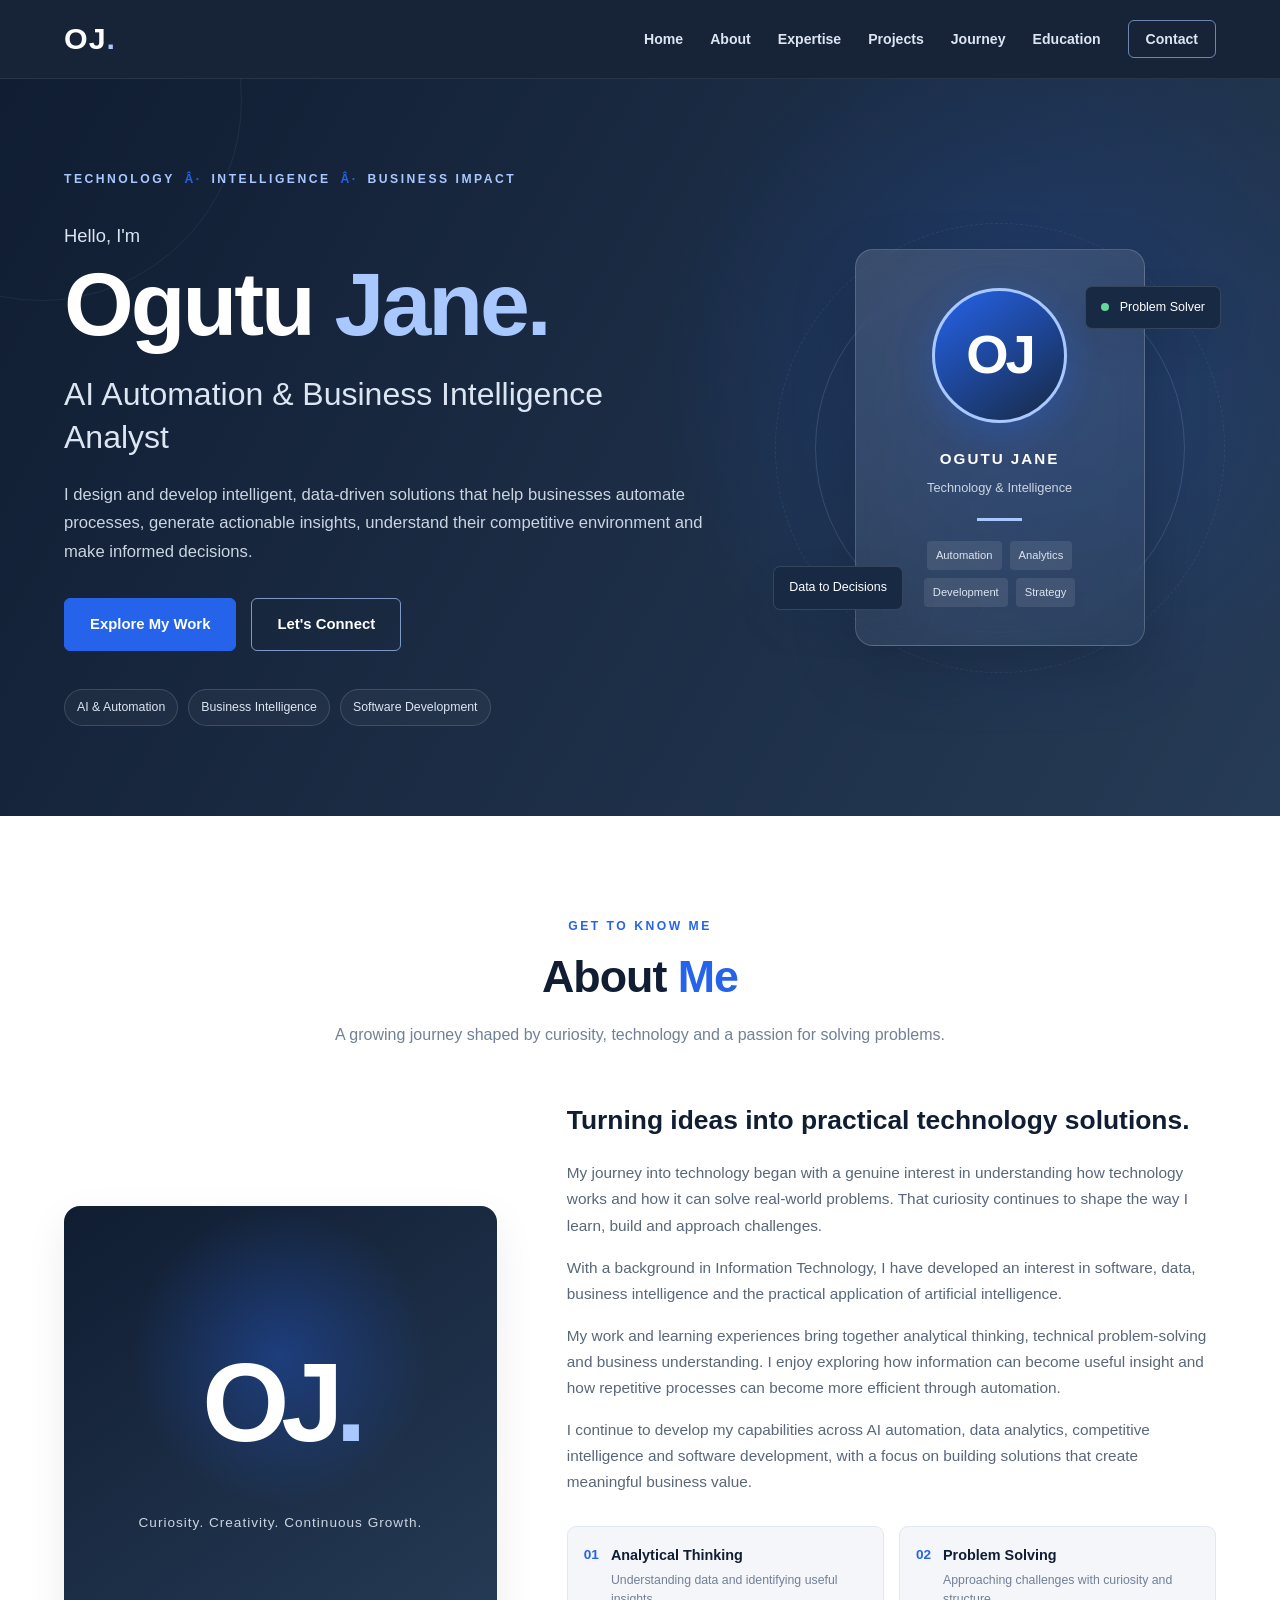
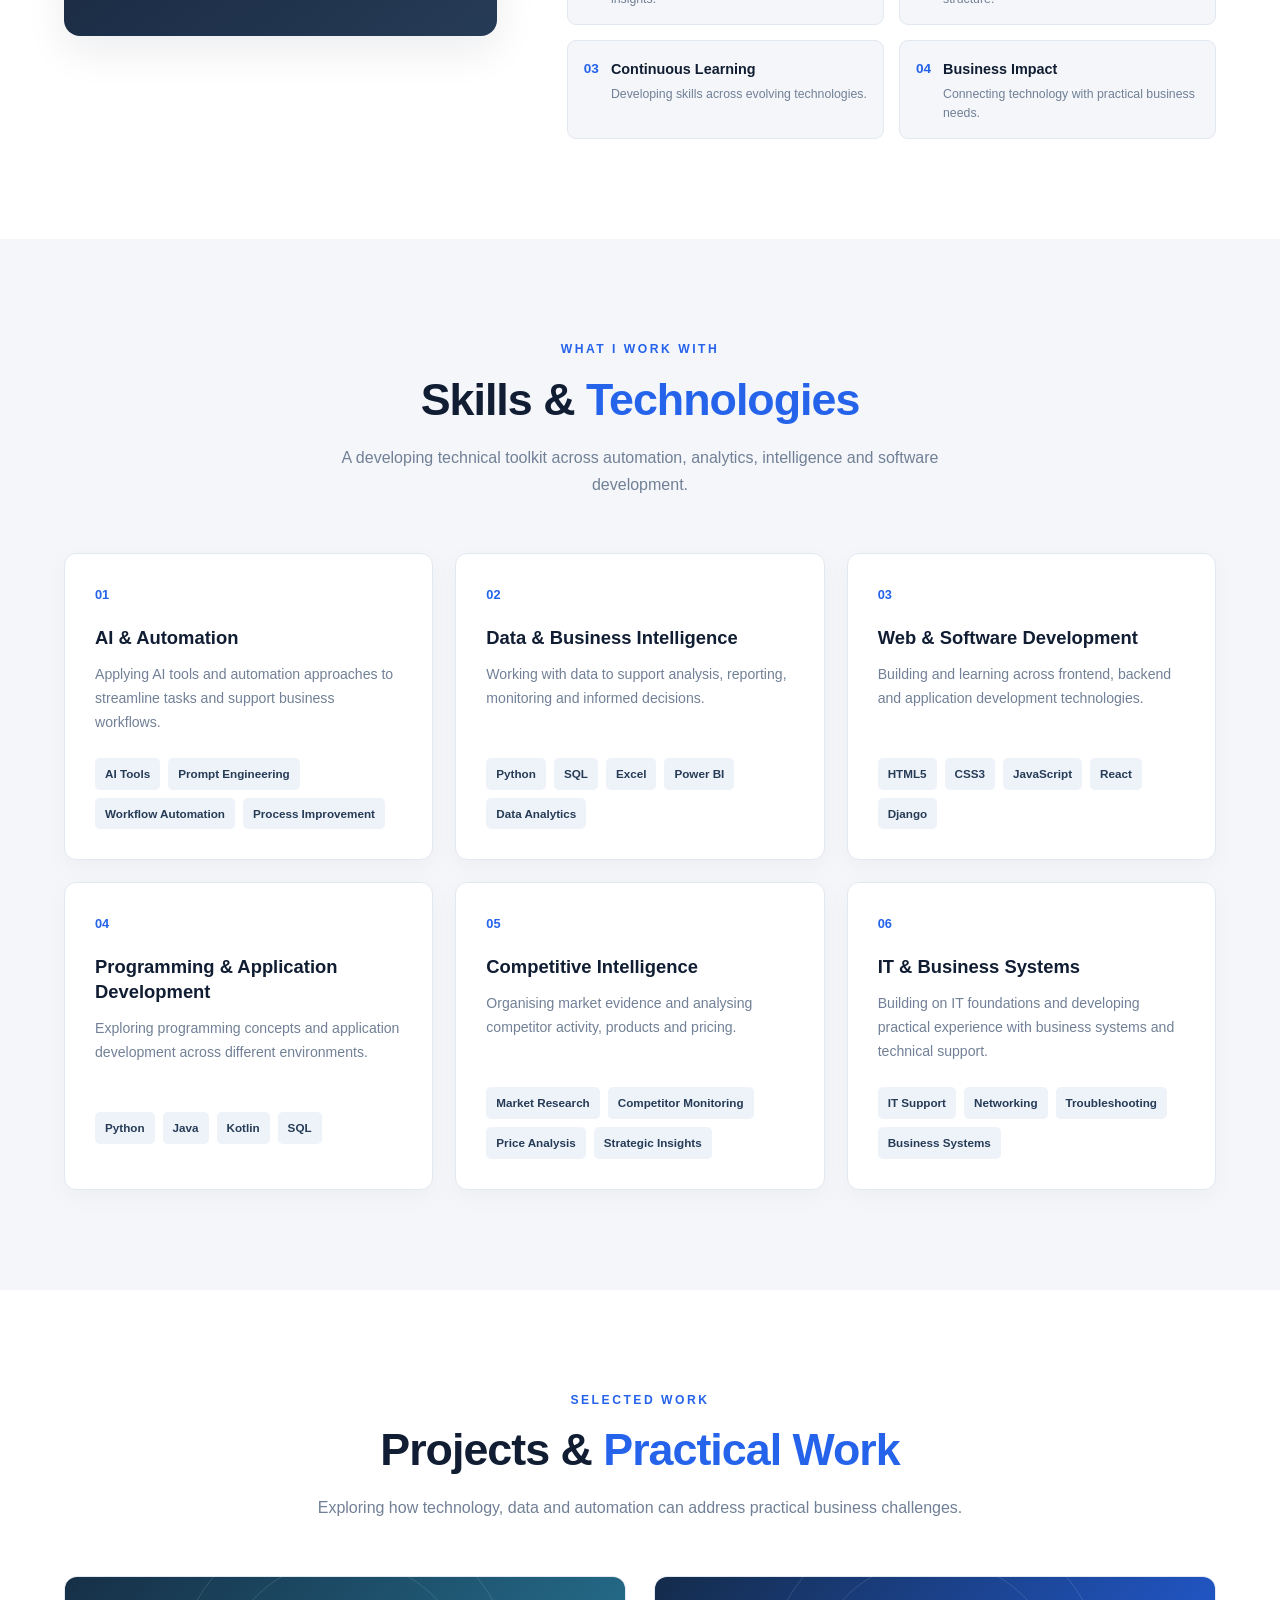
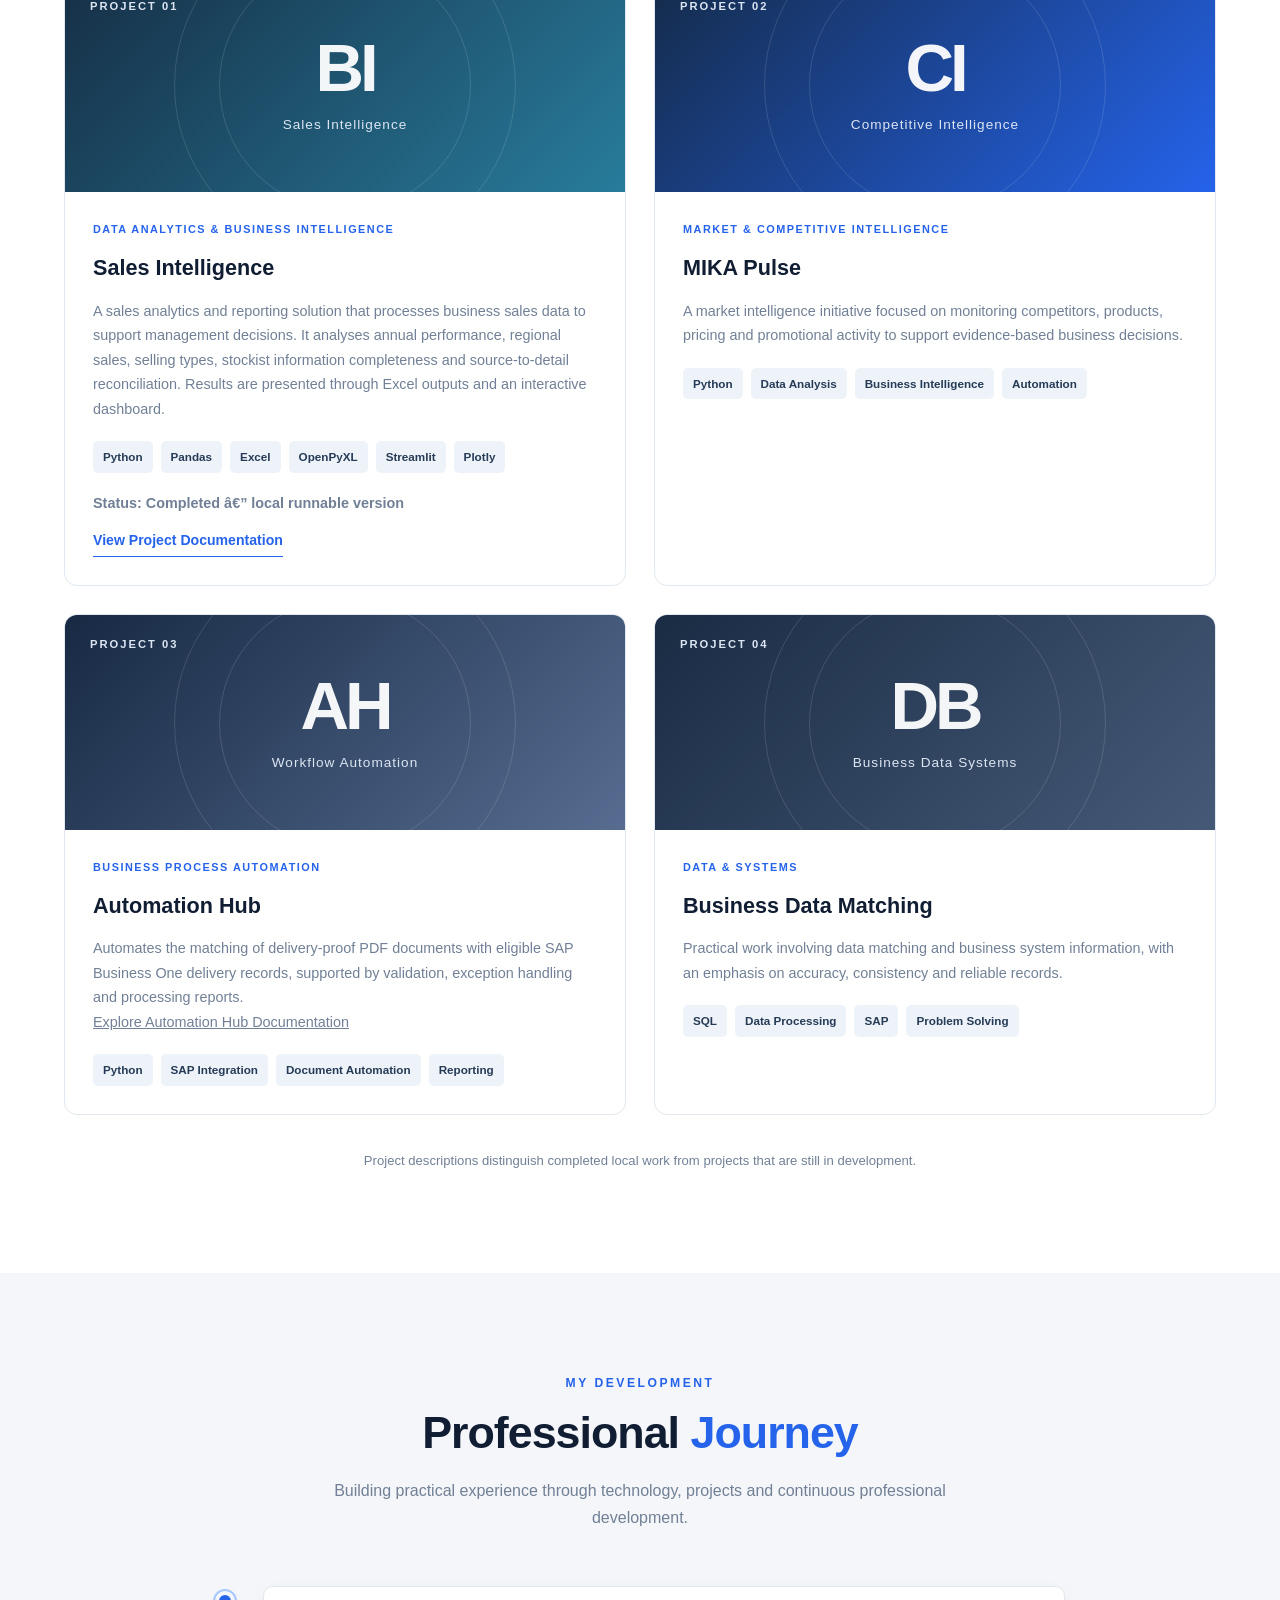
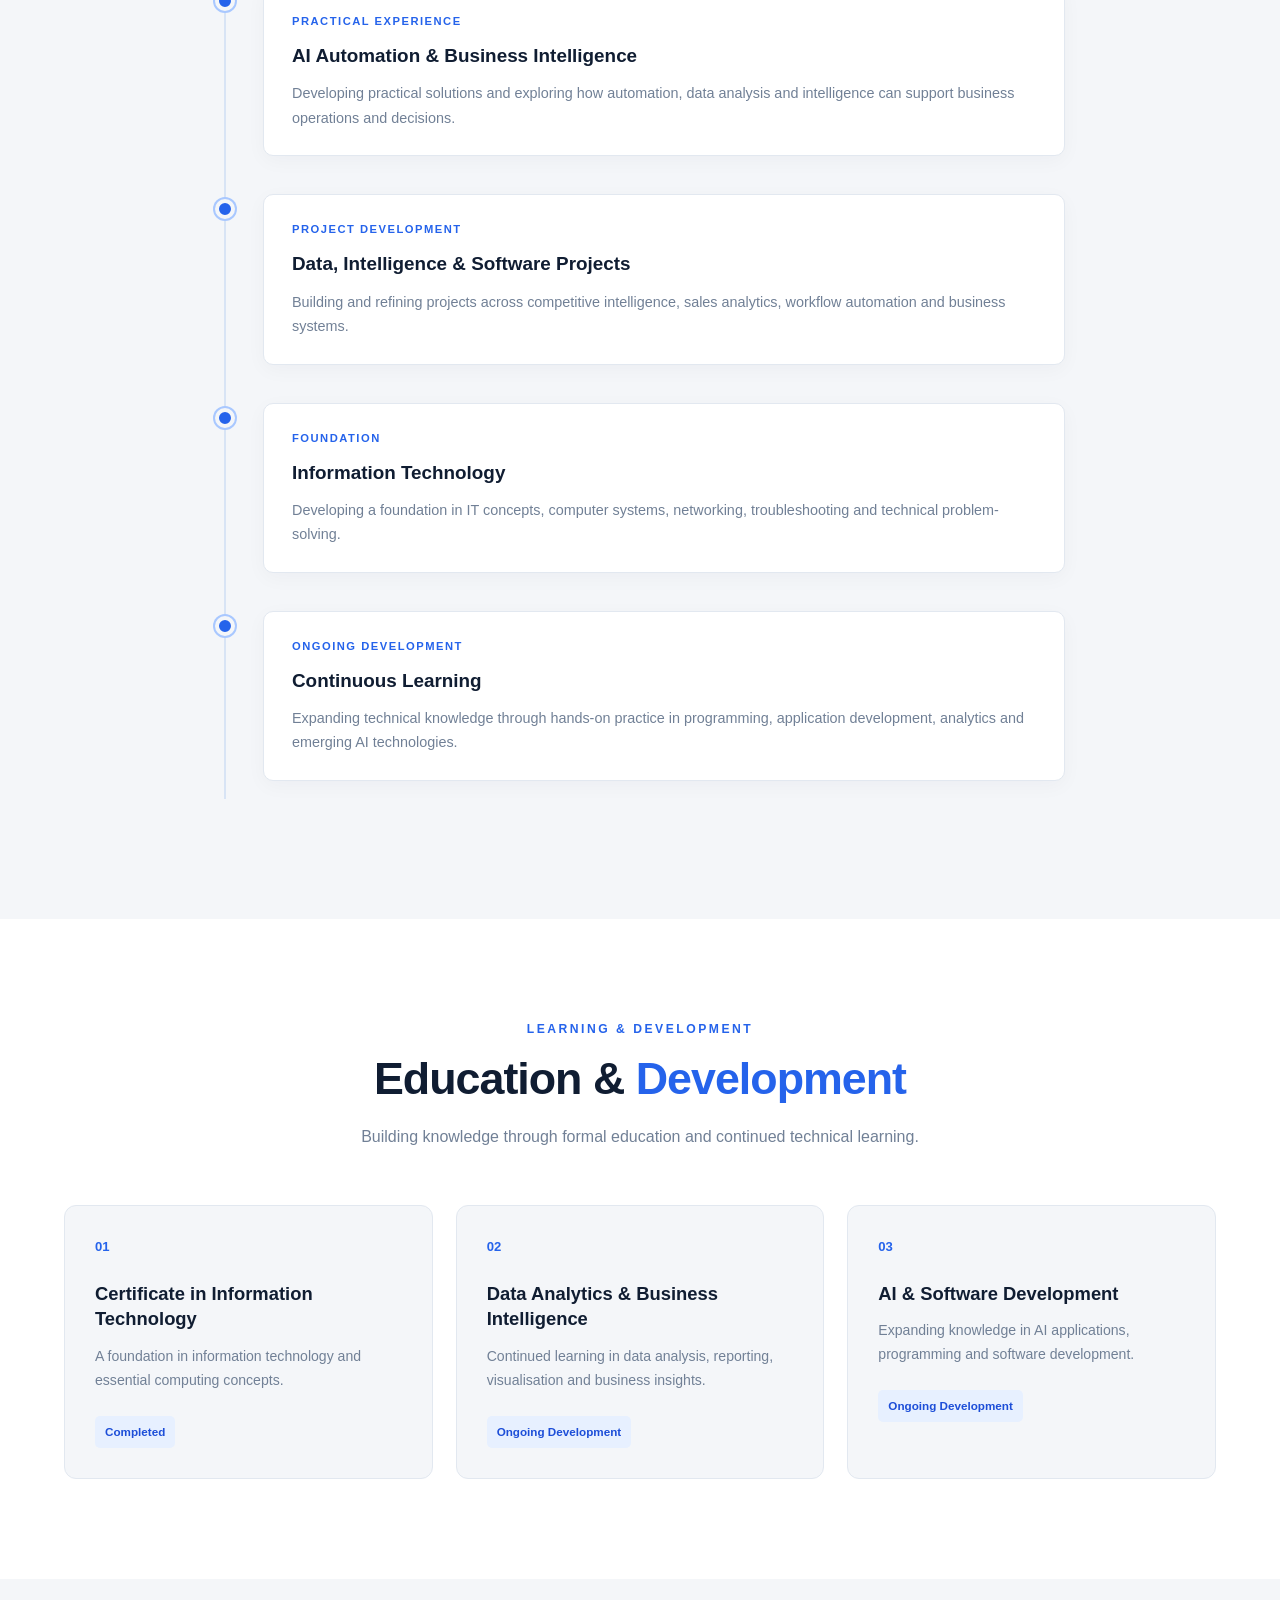
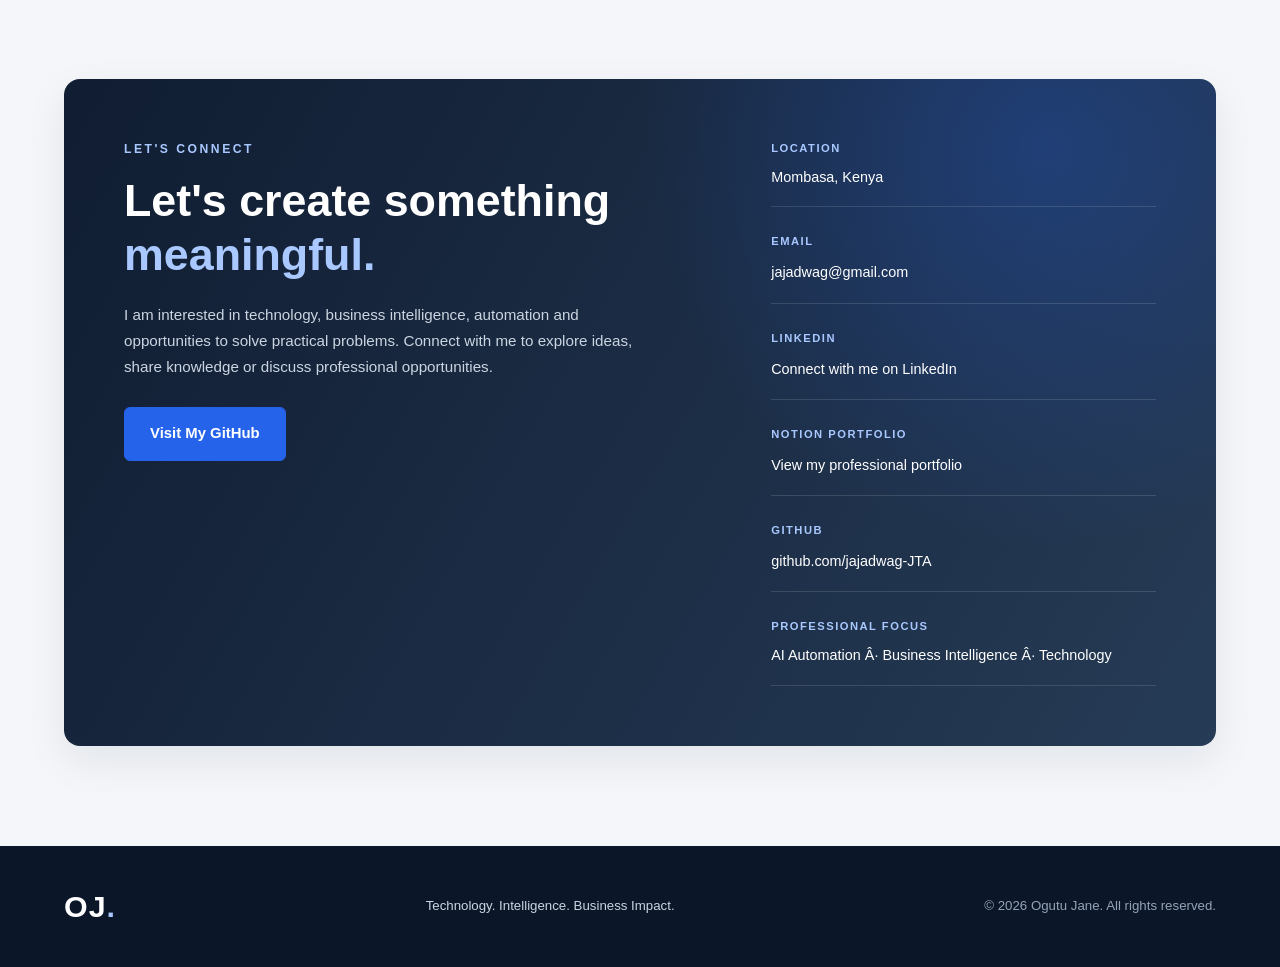
<file: index.html>
<!DOCTYPE html>
<html lang="en">
<head>
    <meta charset="UTF-8">
    <meta name="viewport" content="width=device-width, initial-scale=1.0">

    <meta name="description" content="Ogutu Jane â€” AI Automation, Business Intelligence, Data Analytics and Software Development.">
    <meta name="author" content="Ogutu Jane">
    <meta name="theme-color" content="#101D32">

    <title>Ogutu Jane | AI Automation & Business Intelligence Analyst</title>

    <link rel="stylesheet" href="css/style.css">
</head>

<body>

    <!-- HEADER -->
    <header class="site-header" id="header">
        <nav class="navbar container" aria-label="Main navigation">
            <a href="#home" class="logo" aria-label="Ogutu Jane home">
                OJ<span>.</span>
            </a>

            <button class="menu-toggle" id="menu-toggle"
                    aria-label="Open navigation menu"
                    aria-expanded="false"
                    aria-controls="nav-links">
                <span></span>
                <span></span>
                <span></span>
            </button>

            <ul class="nav-links" id="nav-links">
                <li><a href="#home">Home</a></li>
                <li><a href="#about">About</a></li>
                <li><a href="#skills">Expertise</a></li>
                <li><a href="#projects">Projects</a></li>
                <li><a href="#experience">Journey</a></li>
                <li><a href="#education">Education</a></li>
                <li><a href="#contact" class="nav-contact">Contact</a></li>
            </ul>
        </nav>
    </header>

    <main>

        <!-- HERO -->
        <section class="hero" id="home">
            <div class="container hero-grid">

                <div class="hero-content">
                    <p class="eyebrow">
                        TECHNOLOGY <span>Â·</span> INTELLIGENCE
                        <span>Â·</span> BUSINESS IMPACT
                    </p>

                    <p class="hero-intro">Hello, I'm</p>

                    <h1>Ogutu <span>Jane.</span></h1>

                    <h2>AI Automation &amp; Business Intelligence Analyst</h2>

                    <p class="hero-description">
                        I design and develop intelligent, data-driven solutions
                        that help businesses automate processes, generate
                        actionable insights, understand their competitive
                        environment and make informed decisions.
                    </p>

                    <div class="hero-actions">
                        <a href="#projects" class="btn btn-primary">
                            Explore My Work
                        </a>

                        <a href="#contact" class="btn btn-outline-light">
                            Let's Connect
                        </a>
                    </div>

                    <div class="hero-focus">
                        <span>AI &amp; Automation</span>
                        <span>Business Intelligence</span>
                        <span>Software Development</span>
                    </div>
                </div>

                <div class="hero-visual">
                    <div class="visual-orbit orbit-one"></div>
                    <div class="visual-orbit orbit-two"></div>

                    <div class="profile-card">
                        <div class="profile-monogram">OJ</div>
                        <p class="profile-name">OGUTU JANE</p>
                        <p class="profile-role">Technology &amp; Intelligence</p>

                        <div class="profile-divider"></div>

                        <div class="profile-capabilities">
                            <span>Automation</span>
                            <span>Analytics</span>
                            <span>Development</span>
                            <span>Strategy</span>
                        </div>
                    </div>

                    <div class="floating-label label-top">
                        <span class="status-dot"></span>
                        Problem Solver
                    </div>

                    <div class="floating-label label-bottom">
                        Data to Decisions
                    </div>
                </div>

            </div>
        </section>

        <!-- ABOUT -->
        <section class="section about-section" id="about">
            <div class="container">

                <div class="section-heading">
                    <p class="section-kicker">GET TO KNOW ME</p>
                    <h2>About <span>Me</span></h2>
                    <p>
                        A growing journey shaped by curiosity, technology
                        and a passion for solving problems.
                    </p>
                </div>

                <div class="about-grid">

                    <div class="about-visual">
                        <div class="about-monogram">OJ<span>.</span></div>
                        <p>Curiosity. Creativity. Continuous Growth.</p>
                    </div>

                    <div class="about-content">
                        <h3>Turning ideas into practical technology solutions.</h3>

                        <p>
                            My journey into technology began with a genuine
                            interest in understanding how technology works
                            and how it can solve real-world problems.
                            That curiosity continues to shape the way I learn,
                            build and approach challenges.
                        </p>

                        <p>
                            With a background in Information Technology,
                            I have developed an interest in software,
                            data, business intelligence and the practical
                            application of artificial intelligence.
                        </p>

                        <p>
                            My work and learning experiences bring together
                            analytical thinking, technical problem-solving
                            and business understanding. I enjoy exploring
                            how information can become useful insight and
                            how repetitive processes can become more efficient
                            through automation.
                        </p>

                        <p>
                            I continue to develop my capabilities across
                            AI automation, data analytics, competitive
                            intelligence and software development, with
                            a focus on building solutions that create
                            meaningful business value.
                        </p>

                        <div class="about-highlights">
                            <div class="highlight-item">
                                <span class="highlight-icon">01</span>
                                <div>
                                    <h4>Analytical Thinking</h4>
                                    <p>Understanding data and identifying useful insights.</p>
                                </div>
                            </div>

                            <div class="highlight-item">
                                <span class="highlight-icon">02</span>
                                <div>
                                    <h4>Problem Solving</h4>
                                    <p>Approaching challenges with curiosity and structure.</p>
                                </div>
                            </div>

                            <div class="highlight-item">
                                <span class="highlight-icon">03</span>
                                <div>
                                    <h4>Continuous Learning</h4>
                                    <p>Developing skills across evolving technologies.</p>
                                </div>
                            </div>

                            <div class="highlight-item">
                                <span class="highlight-icon">04</span>
                                <div>
                                    <h4>Business Impact</h4>
                                    <p>Connecting technology with practical business needs.</p>
                                </div>
                            </div>
                        </div>
                    </div>

                </div>
            </div>
        </section>

        <!-- SKILLS -->
        <section class="section skills-section" id="skills">
            <div class="container">

                <div class="section-heading">
                    <p class="section-kicker">WHAT I WORK WITH</p>
                    <h2>Skills &amp; <span>Technologies</span></h2>
                    <p>
                        A developing technical toolkit across automation,
                        analytics, intelligence and software development.
                    </p>
                </div>

                <div class="skills-grid">

                    <article class="skill-card">
                        <div class="card-number">01</div>
                        <h3>AI &amp; Automation</h3>
                        <p>
                            Applying AI tools and automation approaches
                            to streamline tasks and support business workflows.
                        </p>
                        <div class="skill-tags">
                            <span>AI Tools</span>
                            <span>Prompt Engineering</span>
                            <span>Workflow Automation</span>
                            <span>Process Improvement</span>
                        </div>
                    </article>

                    <article class="skill-card">
                        <div class="card-number">02</div>
                        <h3>Data &amp; Business Intelligence</h3>
                        <p>
                            Working with data to support analysis,
                            reporting, monitoring and informed decisions.
                        </p>
                        <div class="skill-tags">
                            <span>Python</span>
                            <span>SQL</span>
                            <span>Excel</span>
                            <span>Power BI</span>
                            <span>Data Analytics</span>
                        </div>
                    </article>

                    <article class="skill-card">
                        <div class="card-number">03</div>
                        <h3>Web &amp; Software Development</h3>
                        <p>
                            Building and learning across frontend,
                            backend and application development technologies.
                        </p>
                        <div class="skill-tags">
                            <span>HTML5</span>
                            <span>CSS3</span>
                            <span>JavaScript</span>
                            <span>React</span>
                            <span>Django</span>
                        </div>
                    </article>

                    <article class="skill-card">
                        <div class="card-number">04</div>
                        <h3>Programming &amp; Application Development</h3>
                        <p>
                            Exploring programming concepts and application
                            development across different environments.
                        </p>
                        <div class="skill-tags">
                            <span>Python</span>
                            <span>Java</span>
                            <span>Kotlin</span>
                            <span>SQL</span>
                        </div>
                    </article>

                    <article class="skill-card">
                        <div class="card-number">05</div>
                        <h3>Competitive Intelligence</h3>
                        <p>
                            Organising market evidence and analysing
                            competitor activity, products and pricing.
                        </p>
                        <div class="skill-tags">
                            <span>Market Research</span>
                            <span>Competitor Monitoring</span>
                            <span>Price Analysis</span>
                            <span>Strategic Insights</span>
                        </div>
                    </article>

                    <article class="skill-card">
                        <div class="card-number">06</div>
                        <h3>IT &amp; Business Systems</h3>
                        <p>
                            Building on IT foundations and developing
                            practical experience with business systems
                            and technical support.
                        </p>
                        <div class="skill-tags">
                            <span>IT Support</span>
                            <span>Networking</span>
                            <span>Troubleshooting</span>
                            <span>Business Systems</span>
                        </div>
                    </article>

                </div>
            </div>
        </section>

        <!-- PROJECTS -->
        <section class="section projects-section" id="projects">
            <div class="container">

                <div class="section-heading">
                    <p class="section-kicker">SELECTED WORK</p>
                    <h2>Projects &amp; <span>Practical Work</span></h2>
                    <p>
                        Exploring how technology, data and automation
                        can address practical business challenges.
                    </p>
                </div>

                <div class="projects-grid">

                    <article class="project-card">
                        <div class="project-visual project-visual-two">
                            <span class="project-index">PROJECT 01</span>
                            <div class="project-symbol">BI</div>
                            <span class="project-visual-caption">
                                Sales Intelligence
                            </span>
                        </div>

                        <div class="project-info">
                            <p class="project-type">DATA ANALYTICS &amp; BUSINESS INTELLIGENCE</p>
                            <h3>Sales Intelligence</h3>
                            <p>
                                A sales analytics and reporting solution that
                                processes business sales data to support
                                management decisions. It analyses annual
                                performance, regional sales, selling types,
                                stockist information completeness and
                                source-to-detail reconciliation. Results are
                                presented through Excel outputs and an
                                interactive dashboard.
                            </p>
                            <div class="project-tags">
                                <span>Python</span>
                                <span>Pandas</span>
                                <span>Excel</span>
                                <span>OpenPyXL</span>
                                <span>Streamlit</span>
                                <span>Plotly</span>
                            </div>
                            <p class="project-status">
                                Status: Completed â€” local runnable version
                            </p>
                            <a class="project-link"
                               href="documents/sales-intelligence.html"
                               target="_blank"
                                rel="noopener noreferrer">
                                View Project Documentation
                            </a>
                        </div>
                    </article>

                    <article class="project-card">
                        <div class="project-visual project-visual-one">
                            <span class="project-index">PROJECT 02</span>
                            <div class="project-symbol">CI</div>
                            <span class="project-visual-caption">
                                Competitive Intelligence
                            </span>
                        </div>

                        <div class="project-info">
                            <p class="project-type">MARKET &amp; COMPETITIVE INTELLIGENCE</p>
                            <h3>MIKA Pulse</h3>
                            <p>
                                A market intelligence initiative focused on
                                monitoring competitors, products, pricing
                                and promotional activity to support
                                evidence-based business decisions.
                            </p>
                            <div class="project-tags">
                                <span>Python</span>
                                <span>Data Analysis</span>
                                <span>Business Intelligence</span>
                                <span>Automation</span>
                            </div>
                        </div>
                    </article>

                    <article class="project-card">
                        <div class="project-visual project-visual-three">
                            <span class="project-index">PROJECT 03</span>
                            <div class="project-symbol">AH</div>
                            <span class="project-visual-caption">
                                Workflow Automation
                            </span>
                        </div>

                        <div class="project-info">
                            <p class="project-type">BUSINESS PROCESS AUTOMATION</p>
                            <h3>Automation Hub</h3>
                            <p>
                                Automates the matching of delivery-proof PDF
                                documents with eligible SAP Business One delivery
                                records, supported by validation, exception
                                handling and processing reports.
                            </p>
                            <p>
                                <a href="documents/automation-hub.html">Explore Automation Hub Documentation</a>
                            </p>
                            <div class="project-tags">
                                <span>Python</span>
                                <span>SAP Integration</span>
                                <span>Document Automation</span>
                                <span>Reporting</span>
                            </div>
                        </div>
                    </article>

                    <article class="project-card">
                        <div class="project-visual project-visual-four">
                            <span class="project-index">PROJECT 04</span>
                            <div class="project-symbol">DB</div>
                            <span class="project-visual-caption">
                                Business Data Systems
                            </span>
                        </div>

                        <div class="project-info">
                            <p class="project-type">DATA &amp; SYSTEMS</p>
                            <h3>Business Data Matching</h3>
                            <p>
                                Practical work involving data matching
                                and business system information, with
                                an emphasis on accuracy, consistency
                                and reliable records.
                            </p>
                            <div class="project-tags">
                                <span>SQL</span>
                                <span>Data Processing</span>
                                <span>SAP</span>
                                <span>Problem Solving</span>
                            </div>
                        </div>
                    </article>

                </div>

                <p class="projects-note">
                    Project descriptions distinguish completed local work
                    from projects that are still in development.
                </p>

            </div>
        </section>
        <!-- PROFESSIONAL JOURNEY -->
        <section class="section experience-section" id="experience">
            <div class="container">

                <div class="section-heading">
                    <p class="section-kicker">MY DEVELOPMENT</p>
                    <h2>Professional <span>Journey</span></h2>
                    <p>
                        Building practical experience through technology,
                        projects and continuous professional development.
                    </p>
                </div>

                <div class="journey-list">

                    <article class="journey-item">
                        <div class="journey-marker"></div>
                        <div class="journey-content">
                            <p class="journey-label">PRACTICAL EXPERIENCE</p>
                            <h3>AI Automation &amp; Business Intelligence</h3>
                            <p>
                                Developing practical solutions and exploring
                                how automation, data analysis and intelligence
                                can support business operations and decisions.
                            </p>
                        </div>
                    </article>

                    <article class="journey-item">
                        <div class="journey-marker"></div>
                        <div class="journey-content">
                            <p class="journey-label">PROJECT DEVELOPMENT</p>
                            <h3>Data, Intelligence &amp; Software Projects</h3>
                            <p>
                                Building and refining projects across
                                competitive intelligence, sales analytics,
                                workflow automation and business systems.
                            </p>
                        </div>
                    </article>

                    <article class="journey-item">
                        <div class="journey-marker"></div>
                        <div class="journey-content">
                            <p class="journey-label">FOUNDATION</p>
                            <h3>Information Technology</h3>
                            <p>
                                Developing a foundation in IT concepts,
                                computer systems, networking, troubleshooting
                                and technical problem-solving.
                            </p>
                        </div>
                    </article>

                    <article class="journey-item">
                        <div class="journey-marker"></div>
                        <div class="journey-content">
                            <p class="journey-label">ONGOING DEVELOPMENT</p>
                            <h3>Continuous Learning</h3>
                            <p>
                                Expanding technical knowledge through
                                hands-on practice in programming,
                                application development, analytics
                                and emerging AI technologies.
                            </p>
                        </div>
                    </article>

                </div>
            </div>
        </section>

        <!-- EDUCATION -->
        <section class="section education-section" id="education">
            <div class="container">

                <div class="section-heading">
                    <p class="section-kicker">LEARNING &amp; DEVELOPMENT</p>
                    <h2>Education &amp; <span>Development</span></h2>
                    <p>
                        Building knowledge through formal education
                        and continued technical learning.
                    </p>
                </div>

                <div class="education-grid">

                    <article class="education-card">
                        <span class="education-number">01</span>
                        <h3>Certificate in Information Technology</h3>
                        <p>
                            A foundation in information technology
                            and essential computing concepts.
                        </p>
                        <span class="education-status">Completed</span>
                    </article>

                    <article class="education-card">
                        <span class="education-number">02</span>
                        <h3>Data Analytics &amp; Business Intelligence</h3>
                        <p>
                            Continued learning in data analysis,
                            reporting, visualisation and business insights.
                        </p>
                        <span class="education-status">Ongoing Development</span>
                    </article>

                    <article class="education-card">
                        <span class="education-number">03</span>
                        <h3>AI &amp; Software Development</h3>
                        <p>
                            Expanding knowledge in AI applications,
                            programming and software development.
                        </p>
                        <span class="education-status">Ongoing Development</span>
                    </article>

                </div>
            </div>
        </section>

        <!-- CONTACT -->
        <section class="section contact-section" id="contact">
            <div class="container">

                <div class="contact-panel">
                    <div class="contact-content">
                        <p class="section-kicker">LET'S CONNECT</p>
                        <h2>Let's create something <span>meaningful.</span></h2>
                        <p>
                            I am interested in technology, business
                            intelligence, automation and opportunities
                            to solve practical problems. Connect with me
                            to explore ideas, share knowledge or discuss
                            professional opportunities.
                        </p>

                        <a class="btn btn-primary"
                           href="https://github.com/jajadwag-JTA/Personal-Branding"
                           target="_blank"
                           rel="noopener noreferrer">
                            Visit My GitHub
                        </a>
                    </div>

                    <div class="contact-details">
                        <div class="contact-detail">
                            <span class="detail-label">LOCATION</span>
                            <p>Mombasa, Kenya</p>
                        </div>

                                                <div class="contact-detail">
                            <span class="detail-label">EMAIL</span>
                            <a href="mailto:jajadwag@gmail.com">jajadwag@gmail.com</a>
                        </div>
<div class="contact-detail">
    <span class="detail-label">LINKEDIN</span>
    <a href="https://www.linkedin.com/in/jaja-dwag-5a5b05451/" target="_blank" rel="noopener noreferrer">Connect with me on LinkedIn</a>
</div>
<div class="contact-detail">
    <span class="detail-label">NOTION PORTFOLIO</span>
    <a href="https://healthy-scion-c0e.notion.site/Ogutu-Jane-Professional-Portfolio-4240d4c9a3b3815789d3f1fce8abb263" target="_blank" rel="noopener noreferrer">View my professional portfolio</a>
</div>
<div class="contact-detail">
                            <span class="detail-label">GITHUB</span>
                            <a href="https://github.com/jajadwag-JTA"
                               target="_blank"
                               rel="noopener noreferrer">
                                github.com/jajadwag-JTA
                            </a>
                        </div>

                        <div class="contact-detail">
                            <span class="detail-label">PROFESSIONAL FOCUS</span>
                            <p>AI Automation Â· Business Intelligence Â· Technology</p>
                        </div>
                    </div>
                </div>

            </div>
        </section>

    </main>

    <!-- FOOTER -->
    <footer class="site-footer">
        <div class="container footer-content">
            <a href="#home" class="logo">OJ<span>.</span></a>

            <p>
                Technology. Intelligence. Business Impact.
            </p>

            <p class="copyright">
                &copy; <span id="current-year">2026</span>
                Ogutu Jane. All rights reserved.
            </p>
        </div>
    </footer>

    <script src="js/script.js"></script>
</body>
</html>
</file>
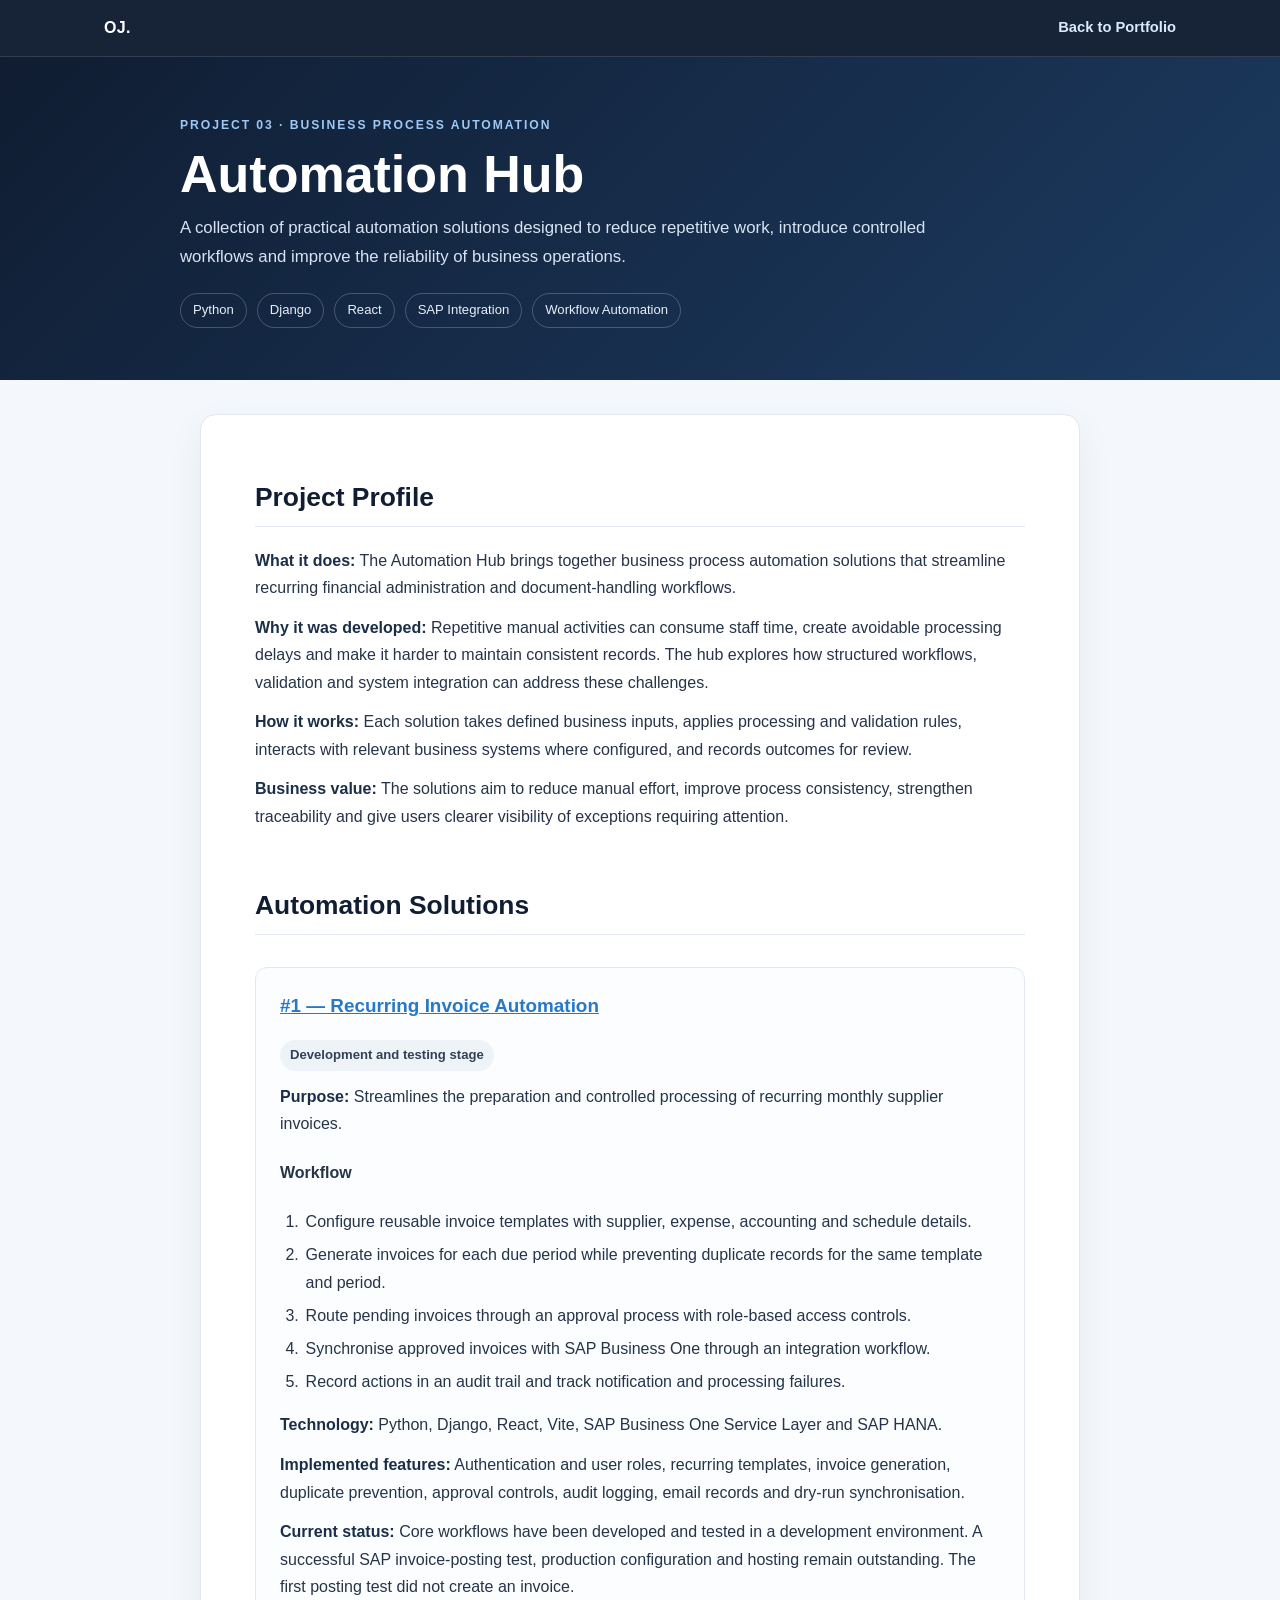
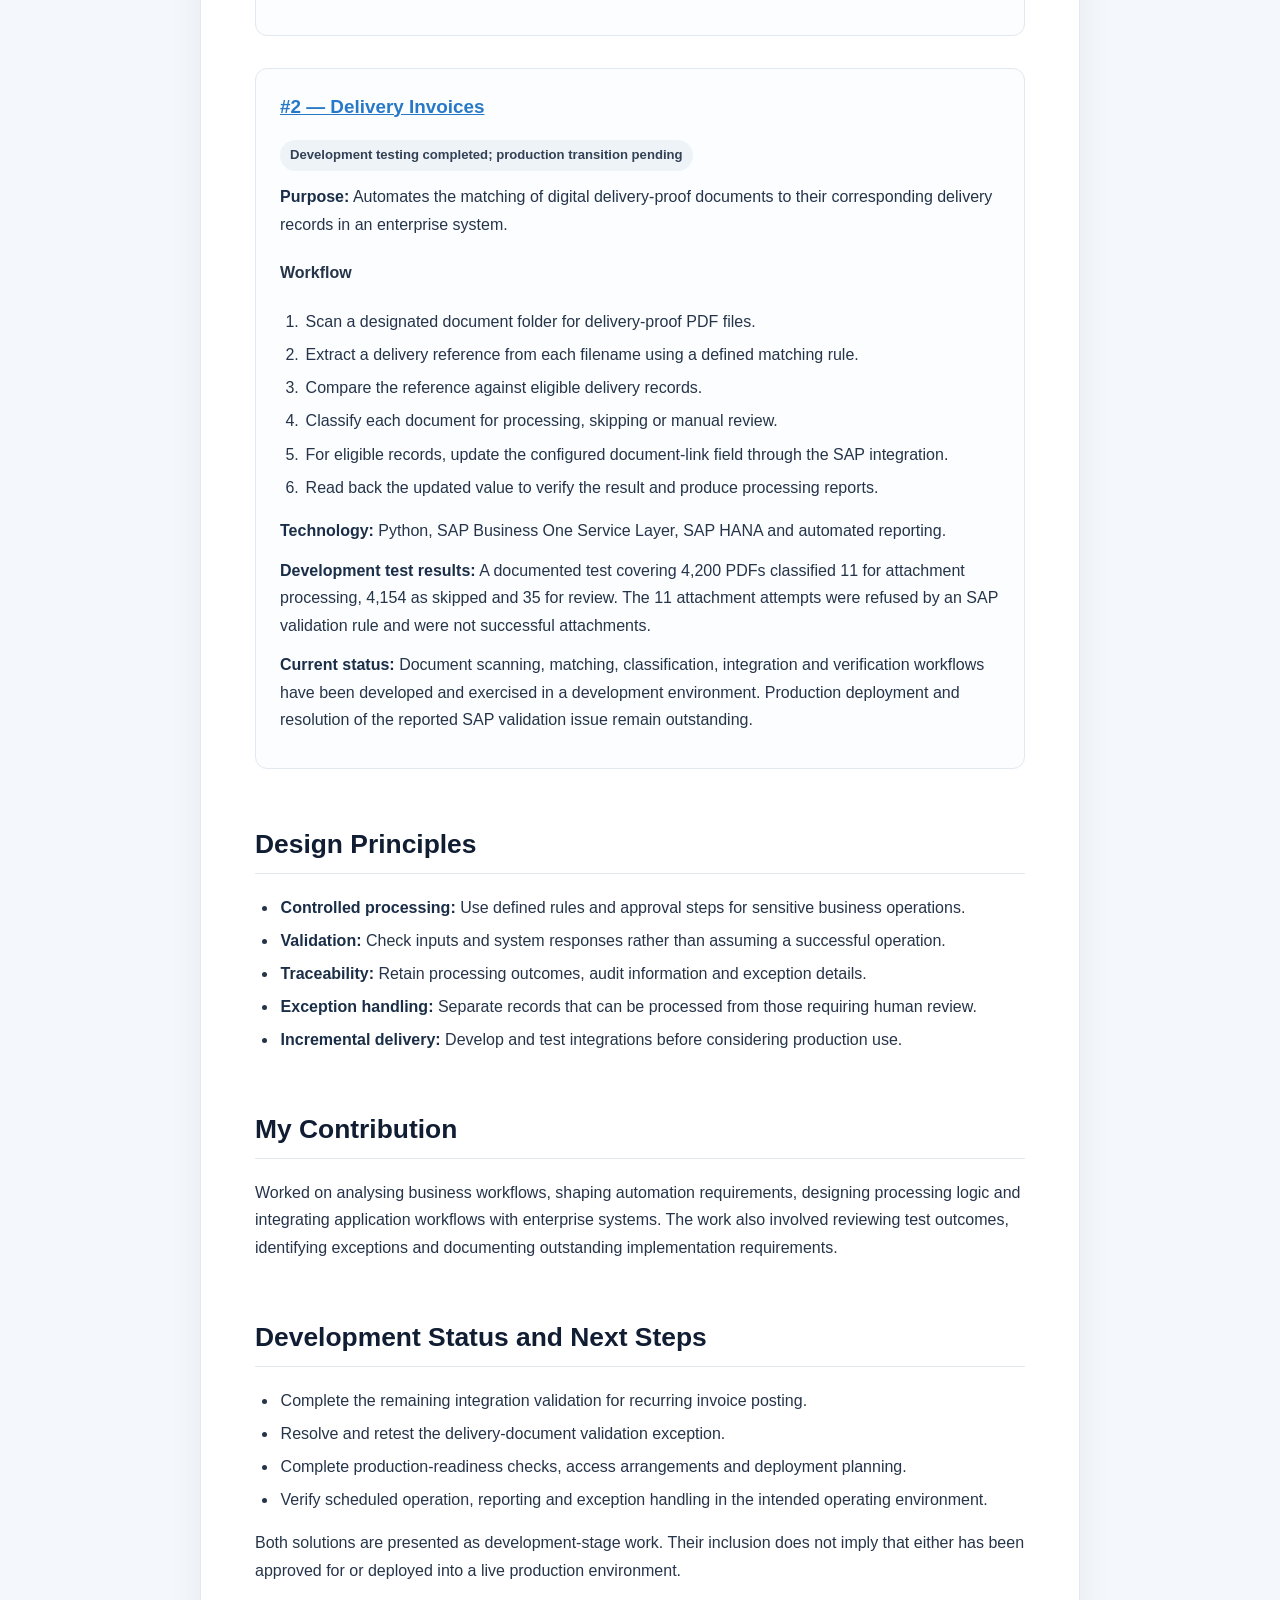
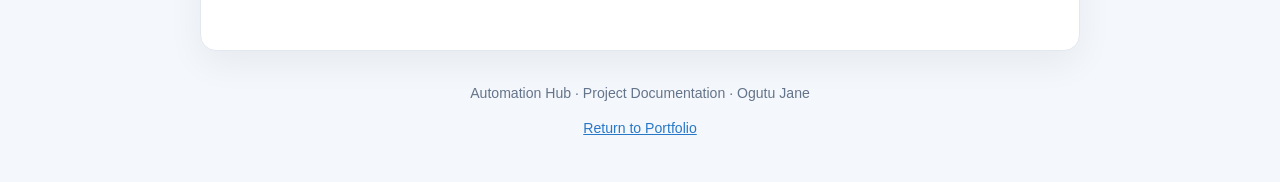
<file: documents/automation-hub.html>
<!DOCTYPE html>
<html lang="en">
<head>
  <meta charset="UTF-8">
  <meta name="viewport" content="width=device-width, initial-scale=1.0">
  <meta name="description" content="Automation Hub: practical business process automation solutions for recurring invoices and delivery documentation.">
  <meta name="author" content="Ogutu Jane">
  <meta name="theme-color" content="#101D32">
  <title>Automation Hub | Project Documentation — Ogutu Jane</title>
  <style>
    :root { --navy:#101D32; --blue:#2878c8; --ink:#263449; --muted:#64748b; --line:#e2e8f0; --paper:#fff; --soft:#f4f7fb; }
    * { box-sizing:border-box; }
    html { scroll-behavior:smooth; }
    body { margin:0; background:var(--soft); color:var(--ink); font-family:Inter,Segoe UI,Arial,sans-serif; line-height:1.72; }
    .topbar { position:sticky; top:0; z-index:10; background:rgba(16,29,50,.97); color:#fff; border-bottom:1px solid rgba(255,255,255,.12); }
    .topbar-inner { max-width:1120px; margin:auto; padding:14px 24px; display:flex; justify-content:space-between; align-items:center; gap:16px; }
    .brand { color:#fff; text-decoration:none; font-weight:800; letter-spacing:.02em; }
    .back { color:#dbeafe; text-decoration:none; font-size:.92rem; font-weight:650; }
    .back:hover { color:#fff; text-decoration:underline; }
    .hero { background:linear-gradient(135deg,#101d32,#1c3b61); color:#fff; padding:58px 24px 52px; }
    .hero-inner { max-width:920px; margin:auto; }
    .eyebrow { color:#9cc9f7; font-size:.76rem; font-weight:800; letter-spacing:.16em; text-transform:uppercase; }
    .hero h1 { margin:10px 0 8px; font-size:clamp(2rem,5vw,3.25rem); line-height:1.12; }
    .hero p { max-width:760px; margin:10px 0 0; color:#d8e4f2; font-size:1.05rem; }
    .meta { display:flex; flex-wrap:wrap; gap:10px; margin-top:22px; }
    .meta span { border:1px solid rgba(255,255,255,.22); border-radius:999px; padding:5px 12px; color:#e6effa; font-size:.82rem; }
    main { max-width:920px; margin:34px auto 72px; padding:0 20px; }
    article { background:var(--paper); border:1px solid var(--line); border-radius:16px; padding:clamp(24px,5vw,54px); box-shadow:0 12px 36px rgba(16,29,50,.06); }
    h2 { margin:2.2em 0 .75em; padding-bottom:.45em; border-bottom:1px solid var(--line); color:var(--navy); font-size:1.65rem; line-height:1.3; }
    h2:first-child { margin-top:.4em; }
    h3 { margin:1.7em 0 .5em; color:#183c63; font-size:1.18rem; }
    p { margin:.75em 0; }
    li { margin:.35em 0; padding-left:.15em; }
    ul,ol { padding-left:1.45em; }
    a { color:var(--blue); }
    strong { color:#1b2e48; }
    .project { margin-top:2em; padding:22px 24px; border:1px solid var(--line); border-radius:12px; background:#fbfdff; }
    .project h3 { margin-top:0; }
    .status { display:inline-block; margin-top:8px; padding:4px 10px; border-radius:999px; background:#eef3f8; color:#334155; font-size:.82rem; font-weight:700; }
    .footer { max-width:920px; margin:-42px auto 42px; padding:0 20px; color:var(--muted); text-align:center; font-size:.88rem; }
    @media (max-width:640px) { .topbar-inner { padding:12px 16px; } .hero { padding:42px 20px; } main { margin-top:18px; padding:0 12px; } article { padding:22px 18px; border-radius:12px; } }
  </style>
</head>
<body>
  <header class="topbar">
    <div class="topbar-inner">
      <a class="brand" href="../index.html">OJ.</a>
      <a class="back" href="../index.html#projects">Back to Portfolio</a>
    </div>
  </header>

  <section class="hero">
    <div class="hero-inner">
      <div class="eyebrow">Project 03 · Business Process Automation</div>
      <h1>Automation Hub</h1>
      <p>A collection of practical automation solutions designed to reduce repetitive work, introduce controlled workflows and improve the reliability of business operations.</p>
      <div class="meta">
        <span>Python</span>
        <span>Django</span>
        <span>React</span>
        <span>SAP Integration</span>
        <span>Workflow Automation</span>
      </div>
    </div>
  </section>

  <main>
    <article>
      <h2>Project Profile</h2>
      <p><strong>What it does:</strong> The Automation Hub brings together business process automation solutions that streamline recurring financial administration and document-handling workflows.</p>
      <p><strong>Why it was developed:</strong> Repetitive manual activities can consume staff time, create avoidable processing delays and make it harder to maintain consistent records. The hub explores how structured workflows, validation and system integration can address these challenges.</p>
      <p><strong>How it works:</strong> Each solution takes defined business inputs, applies processing and validation rules, interacts with relevant business systems where configured, and records outcomes for review.</p>
      <p><strong>Business value:</strong> The solutions aim to reduce manual effort, improve process consistency, strengthen traceability and give users clearer visibility of exceptions requiring attention.</p>

      <h2>Automation Solutions</h2>

      <section class="project">
        <h3><a href="automation-01-recurring-invoice.html">#1 — Recurring Invoice Automation</a></h3>
        <span class="status">Development and testing stage</span>
        <p><strong>Purpose:</strong> Streamlines the preparation and controlled processing of recurring monthly supplier invoices.</p>
        <h4>Workflow</h4>
        <ol>
          <li>Configure reusable invoice templates with supplier, expense, accounting and schedule details.</li>
          <li>Generate invoices for each due period while preventing duplicate records for the same template and period.</li>
          <li>Route pending invoices through an approval process with role-based access controls.</li>
          <li>Synchronise approved invoices with SAP Business One through an integration workflow.</li>
          <li>Record actions in an audit trail and track notification and processing failures.</li>
        </ol>
        <p><strong>Technology:</strong> Python, Django, React, Vite, SAP Business One Service Layer and SAP HANA.</p>
        <p><strong>Implemented features:</strong> Authentication and user roles, recurring templates, invoice generation, duplicate prevention, approval controls, audit logging, email records and dry-run synchronisation.</p>
        <p><strong>Current status:</strong> Core workflows have been developed and tested in a development environment. A successful SAP invoice-posting test, production configuration and hosting remain outstanding. The first posting test did not create an invoice.</p>
      </section>

      <section class="project">
        <h3><a href="automation-02-delivery-invoices.html">#2 — Delivery Invoices</a></h3>
        <span class="status">Development testing completed; production transition pending</span>
        <p><strong>Purpose:</strong> Automates the matching of digital delivery-proof documents to their corresponding delivery records in an enterprise system.</p>
        <h4>Workflow</h4>
        <ol>
          <li>Scan a designated document folder for delivery-proof PDF files.</li>
          <li>Extract a delivery reference from each filename using a defined matching rule.</li>
          <li>Compare the reference against eligible delivery records.</li>
          <li>Classify each document for processing, skipping or manual review.</li>
          <li>For eligible records, update the configured document-link field through the SAP integration.</li>
          <li>Read back the updated value to verify the result and produce processing reports.</li>
        </ol>
        <p><strong>Technology:</strong> Python, SAP Business One Service Layer, SAP HANA and automated reporting.</p>
        <p><strong>Development test results:</strong> A documented test covering 4,200 PDFs classified 11 for attachment processing, 4,154 as skipped and 35 for review. The 11 attachment attempts were refused by an SAP validation rule and were not successful attachments.</p>
        <p><strong>Current status:</strong> Document scanning, matching, classification, integration and verification workflows have been developed and exercised in a development environment. Production deployment and resolution of the reported SAP validation issue remain outstanding.</p>
      </section>

      <h2>Design Principles</h2>
      <ul>
        <li><strong>Controlled processing:</strong> Use defined rules and approval steps for sensitive business operations.</li>
        <li><strong>Validation:</strong> Check inputs and system responses rather than assuming a successful operation.</li>
        <li><strong>Traceability:</strong> Retain processing outcomes, audit information and exception details.</li>
        <li><strong>Exception handling:</strong> Separate records that can be processed from those requiring human review.</li>
        <li><strong>Incremental delivery:</strong> Develop and test integrations before considering production use.</li>
      </ul>

      <h2>My Contribution</h2>
      <p>Worked on analysing business workflows, shaping automation requirements, designing processing logic and integrating application workflows with enterprise systems. The work also involved reviewing test outcomes, identifying exceptions and documenting outstanding implementation requirements.</p>

      <h2>Development Status and Next Steps</h2>
      <ul>
        <li>Complete the remaining integration validation for recurring invoice posting.</li>
        <li>Resolve and retest the delivery-document validation exception.</li>
        <li>Complete production-readiness checks, access arrangements and deployment planning.</li>
        <li>Verify scheduled operation, reporting and exception handling in the intended operating environment.</li>
      </ul>
      <p>Both solutions are presented as development-stage work. Their inclusion does not imply that either has been approved for or deployed into a live production environment.</p>
    </article>
  </main>

  <footer class="footer">
    <p>Automation Hub · Project Documentation · Ogutu Jane</p>
    <p><a href="../index.html#projects">Return to Portfolio</a></p>
  </footer>
</body>
</html>
</file>
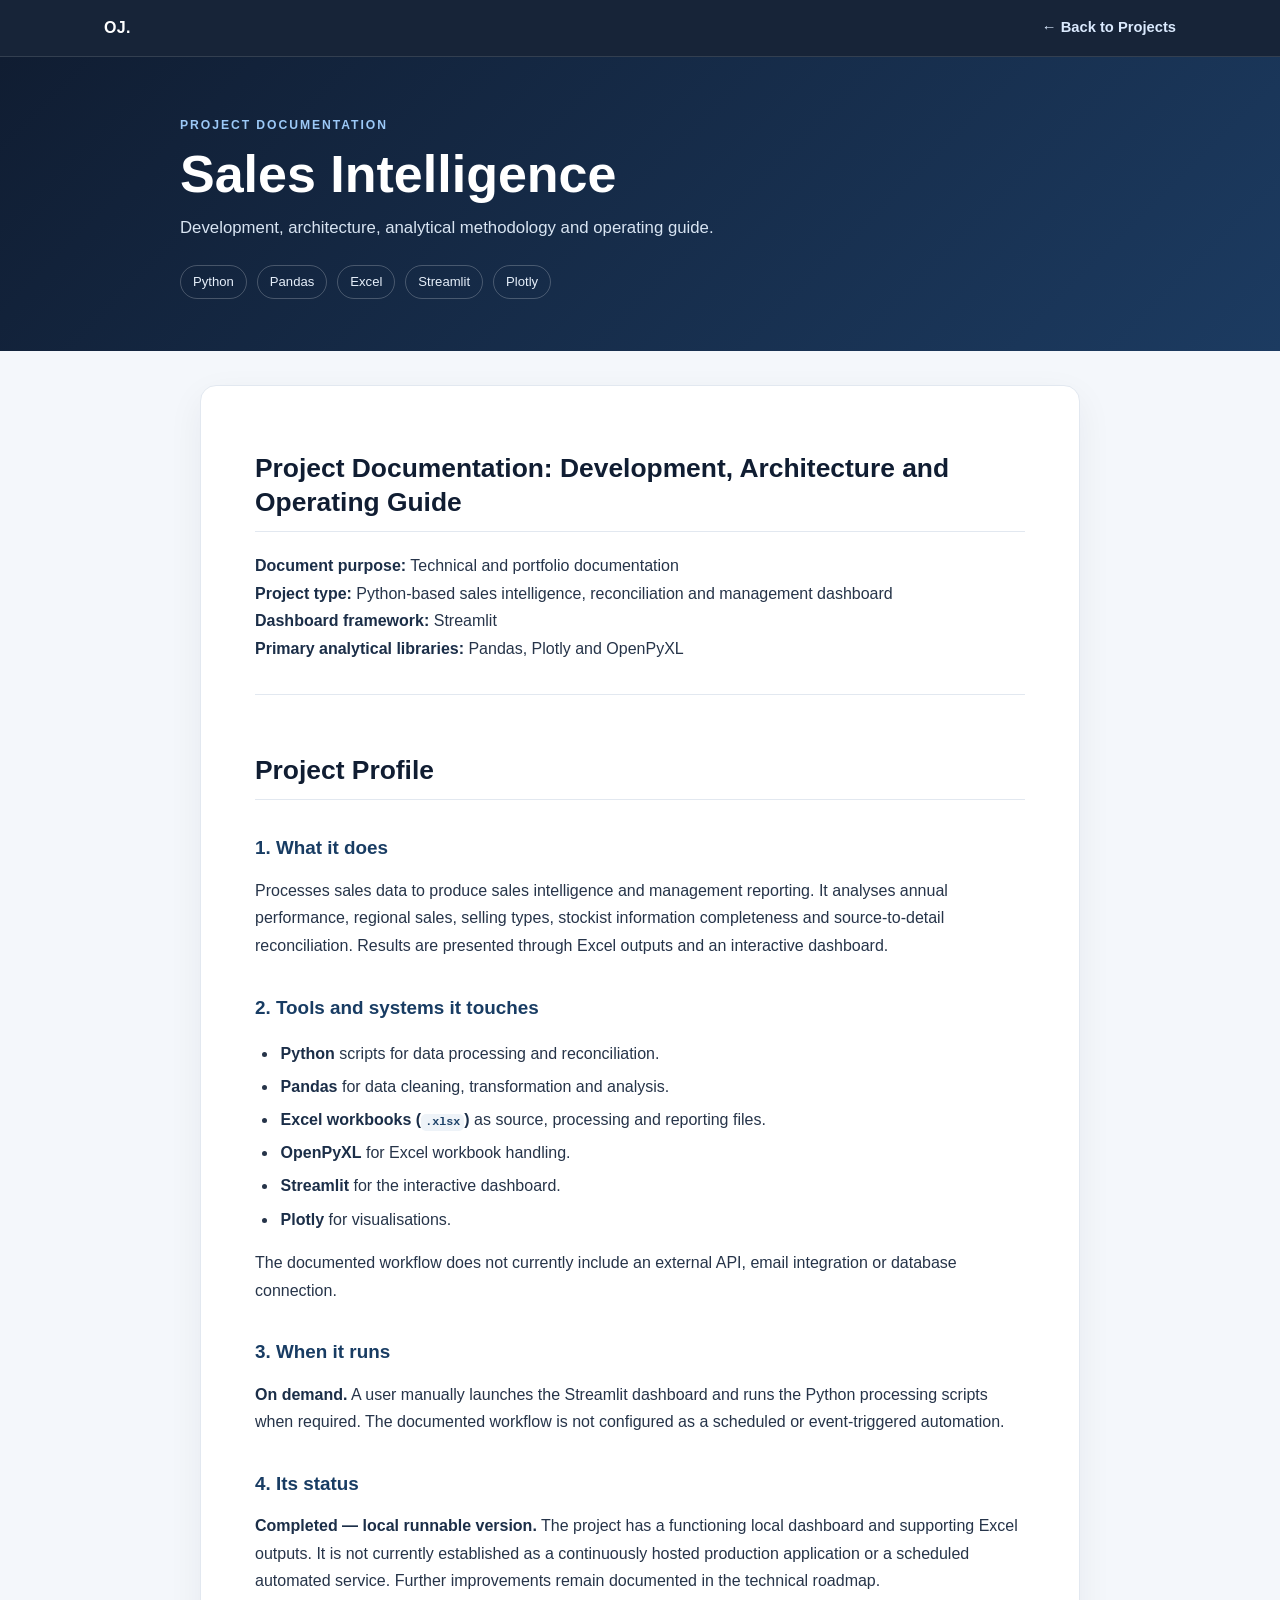
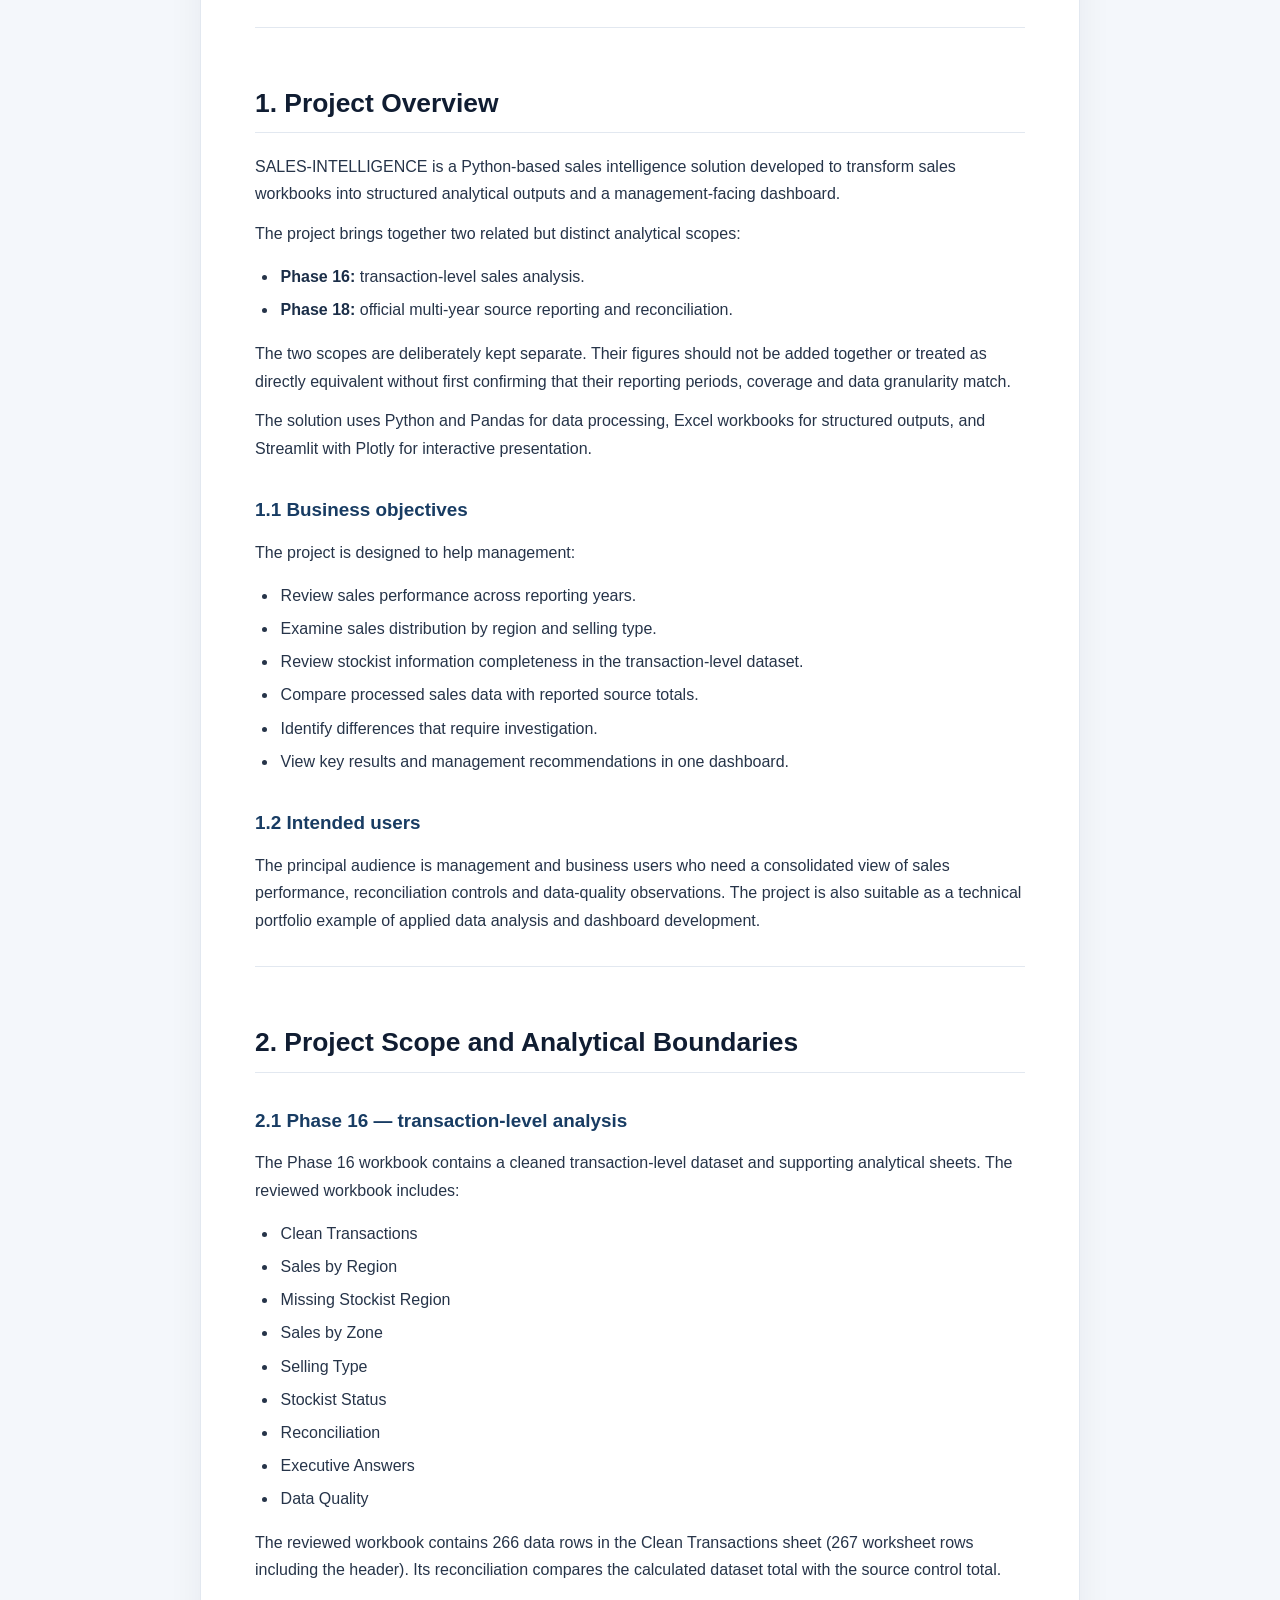
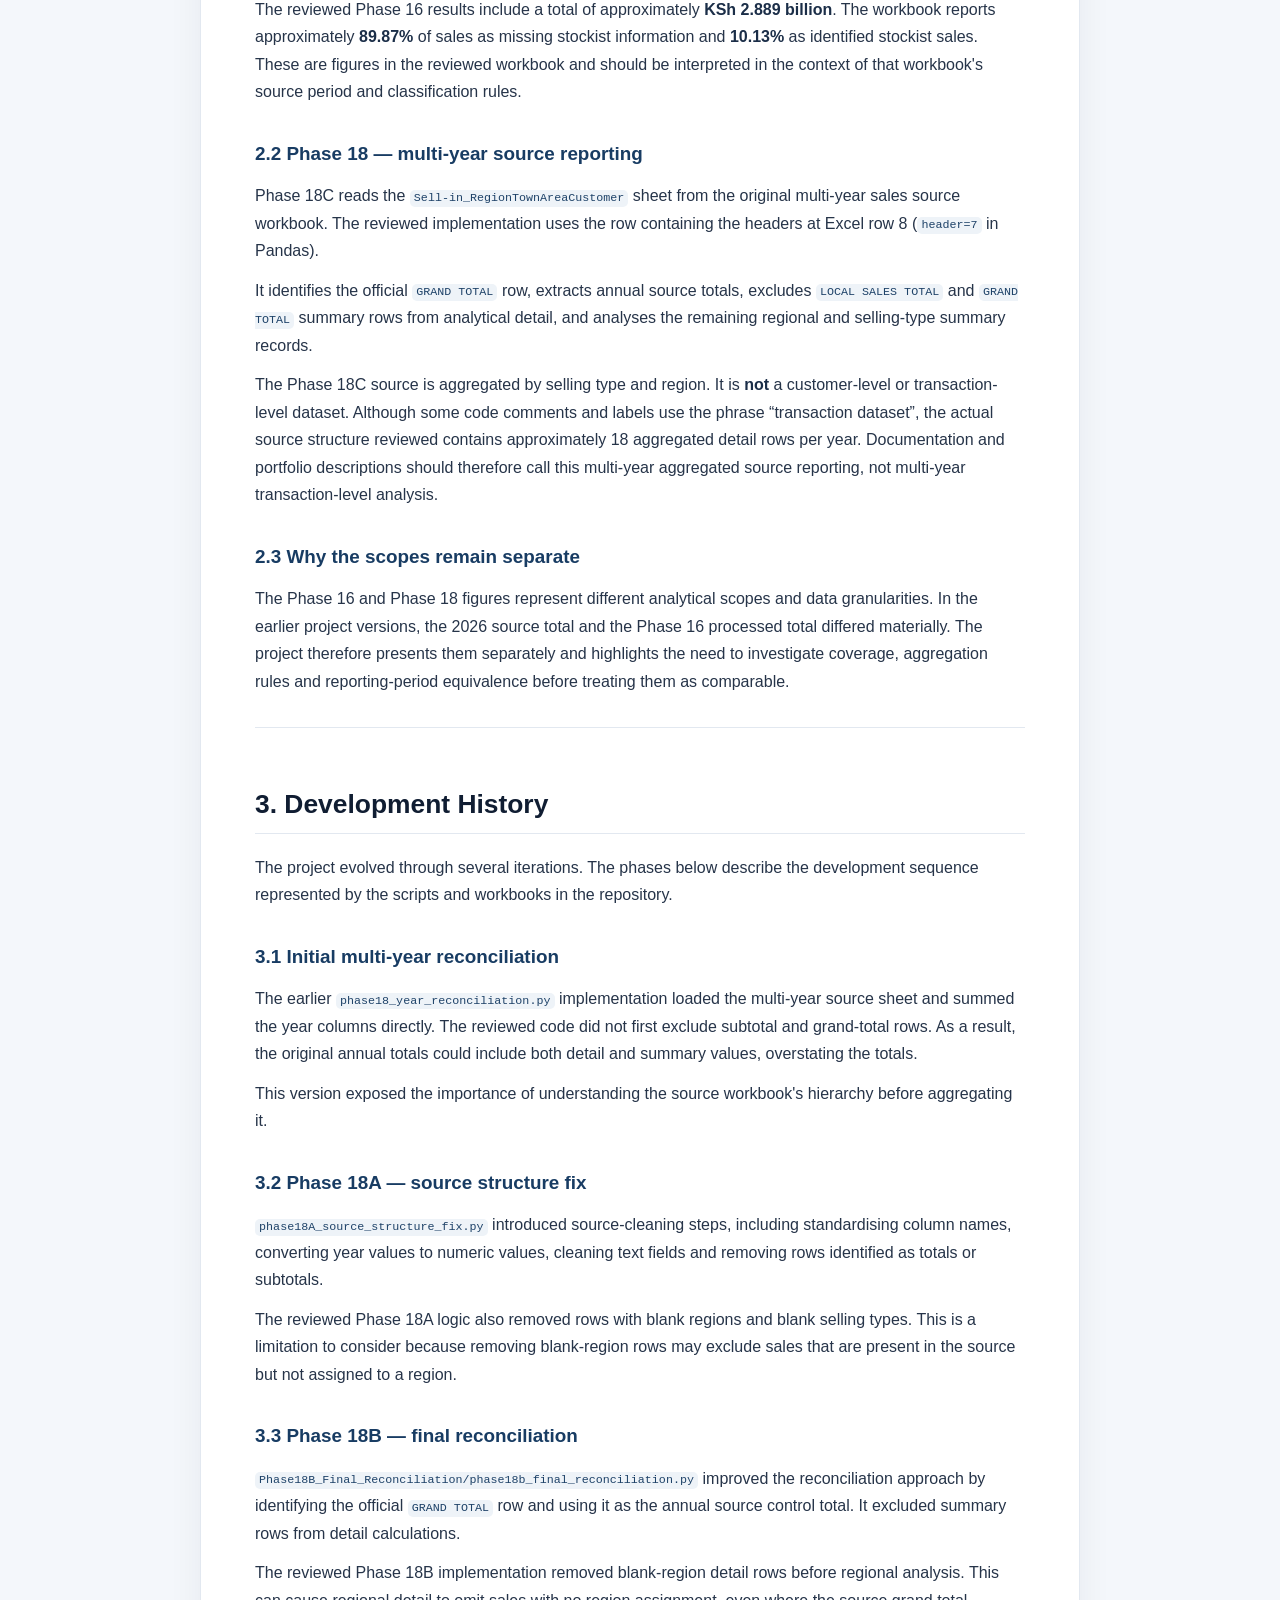
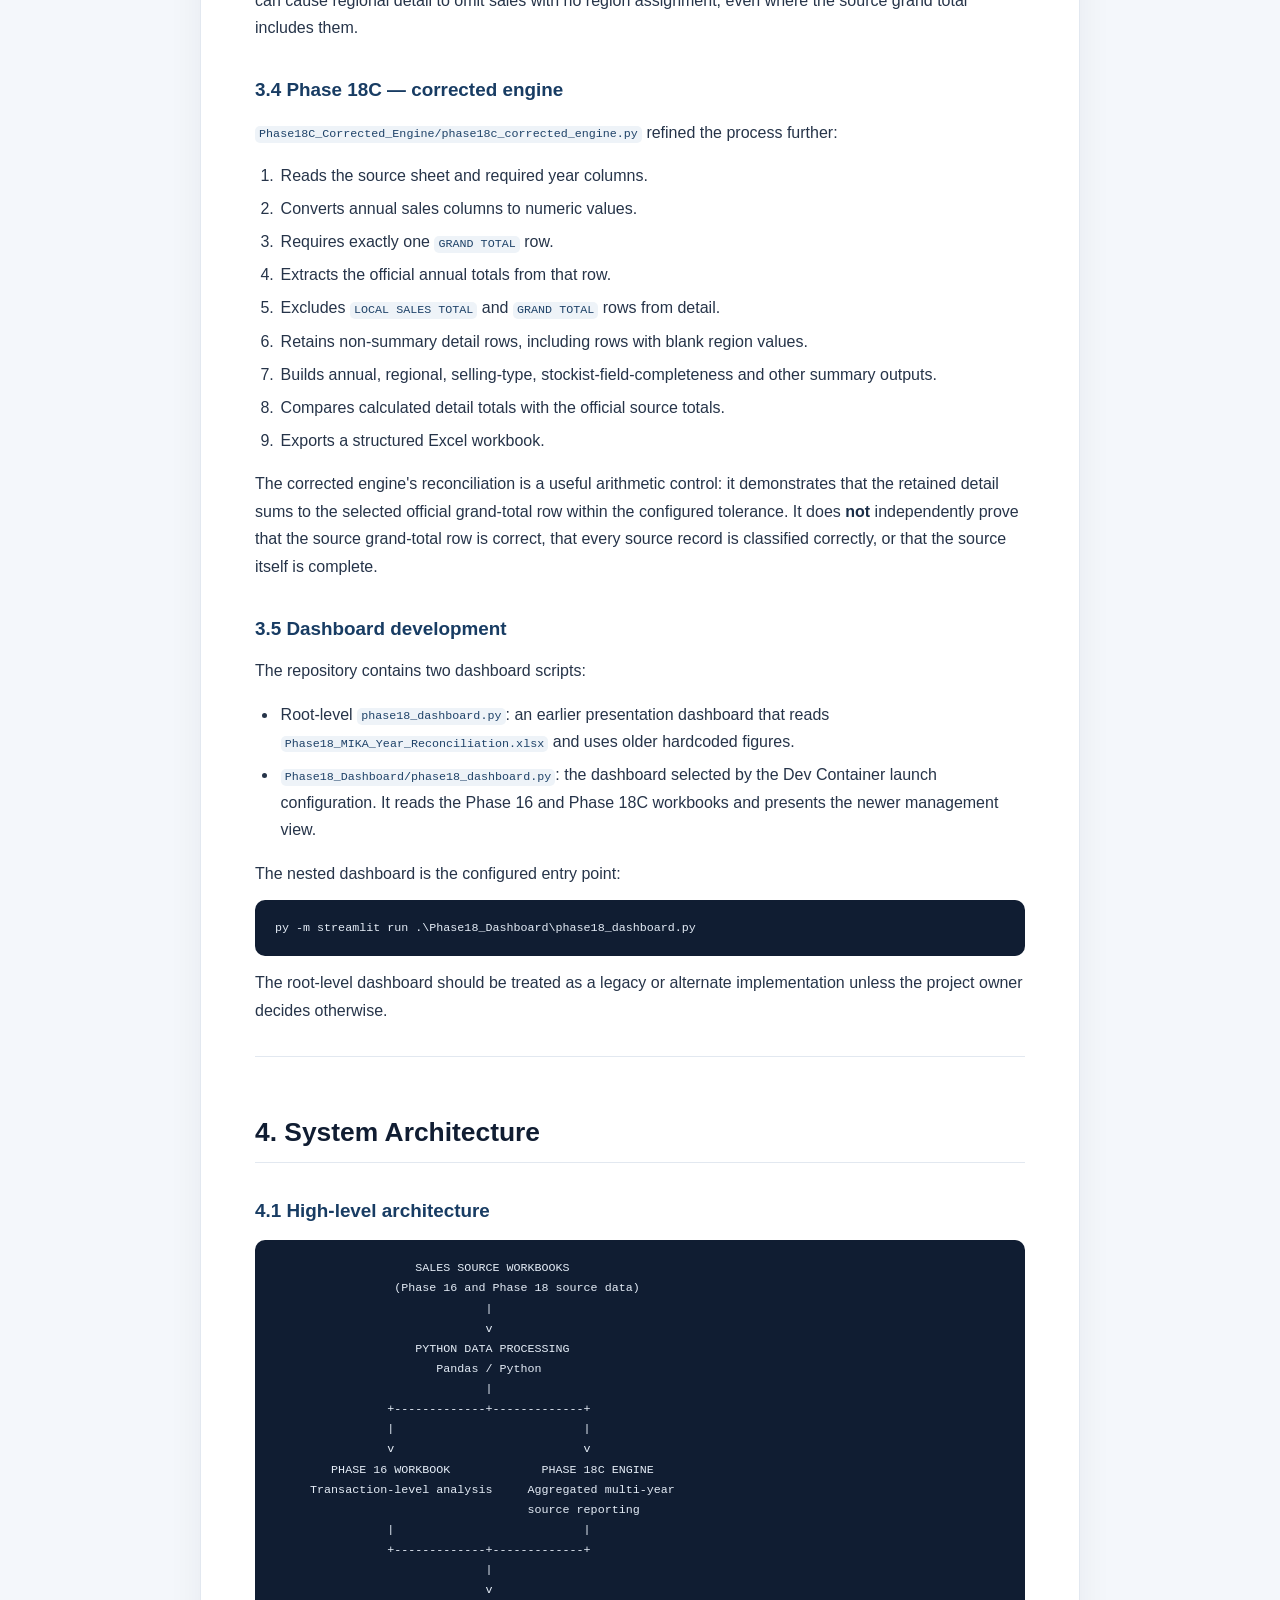
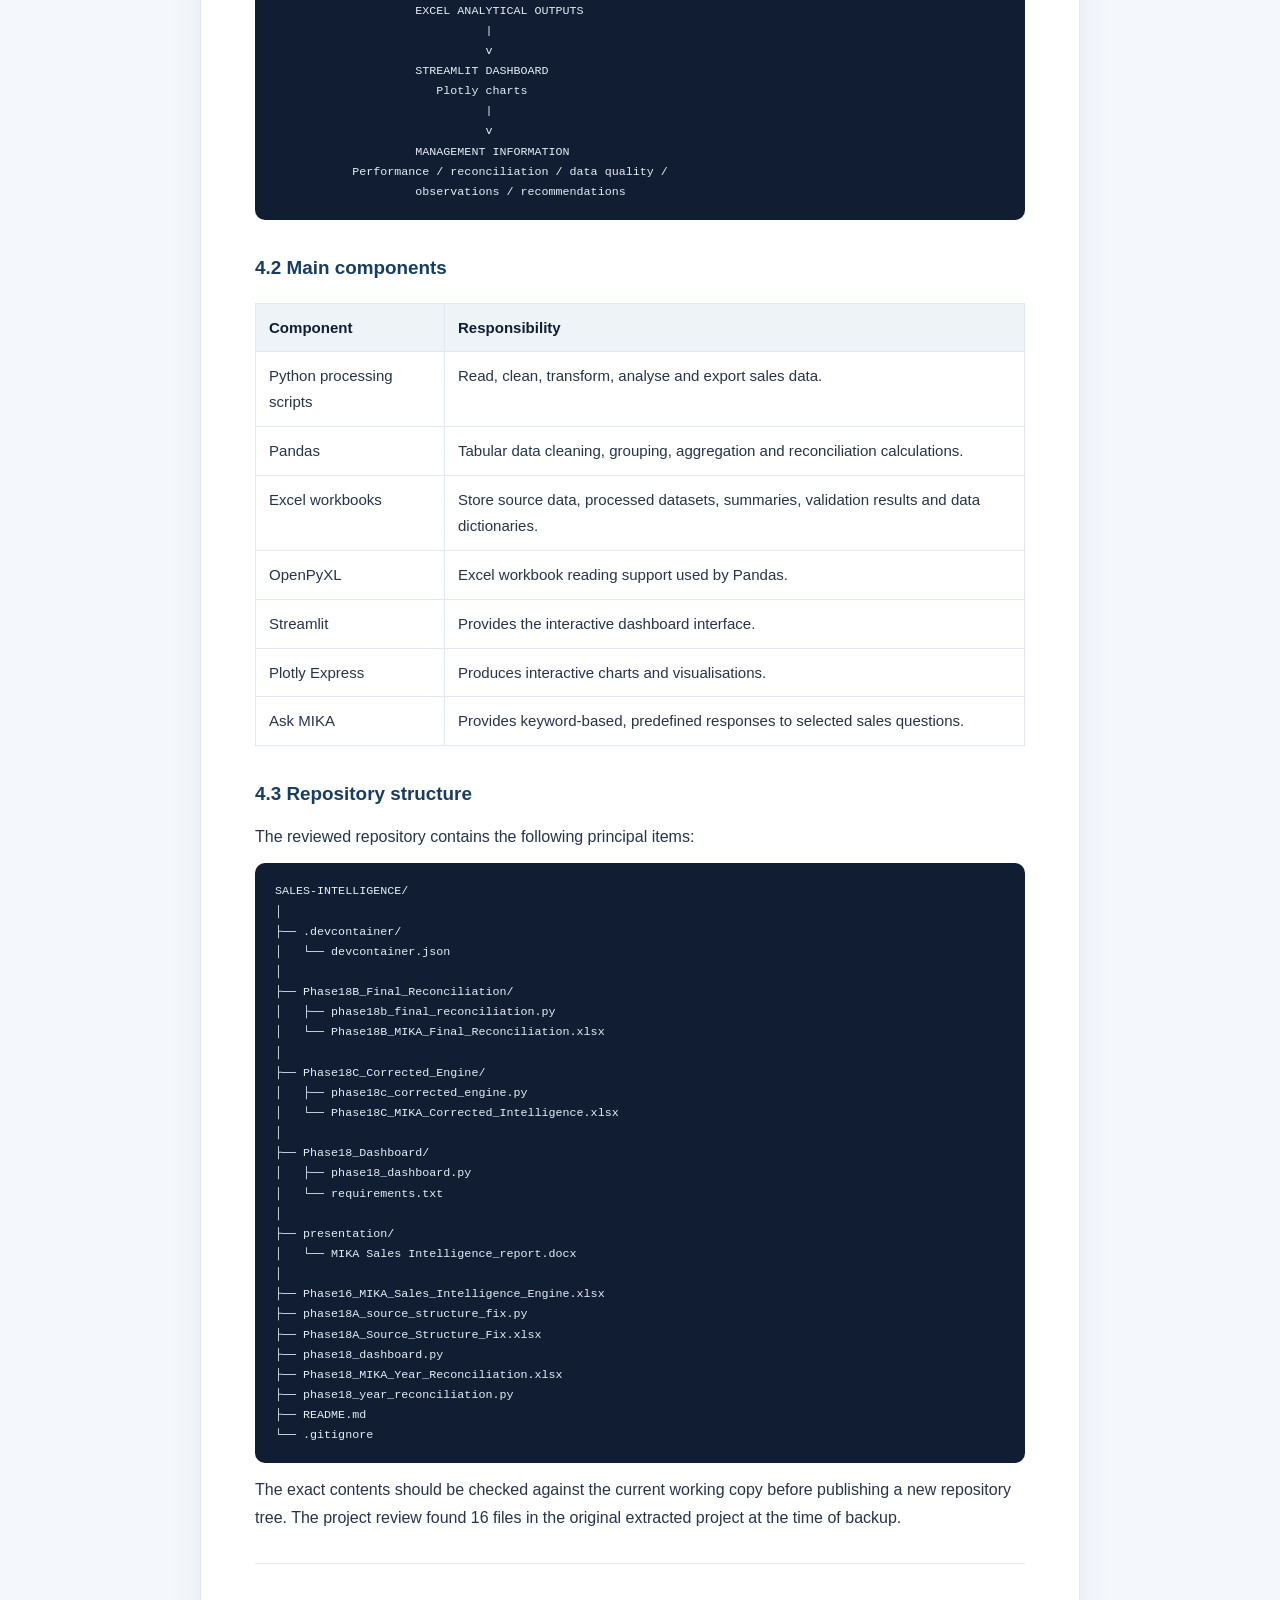
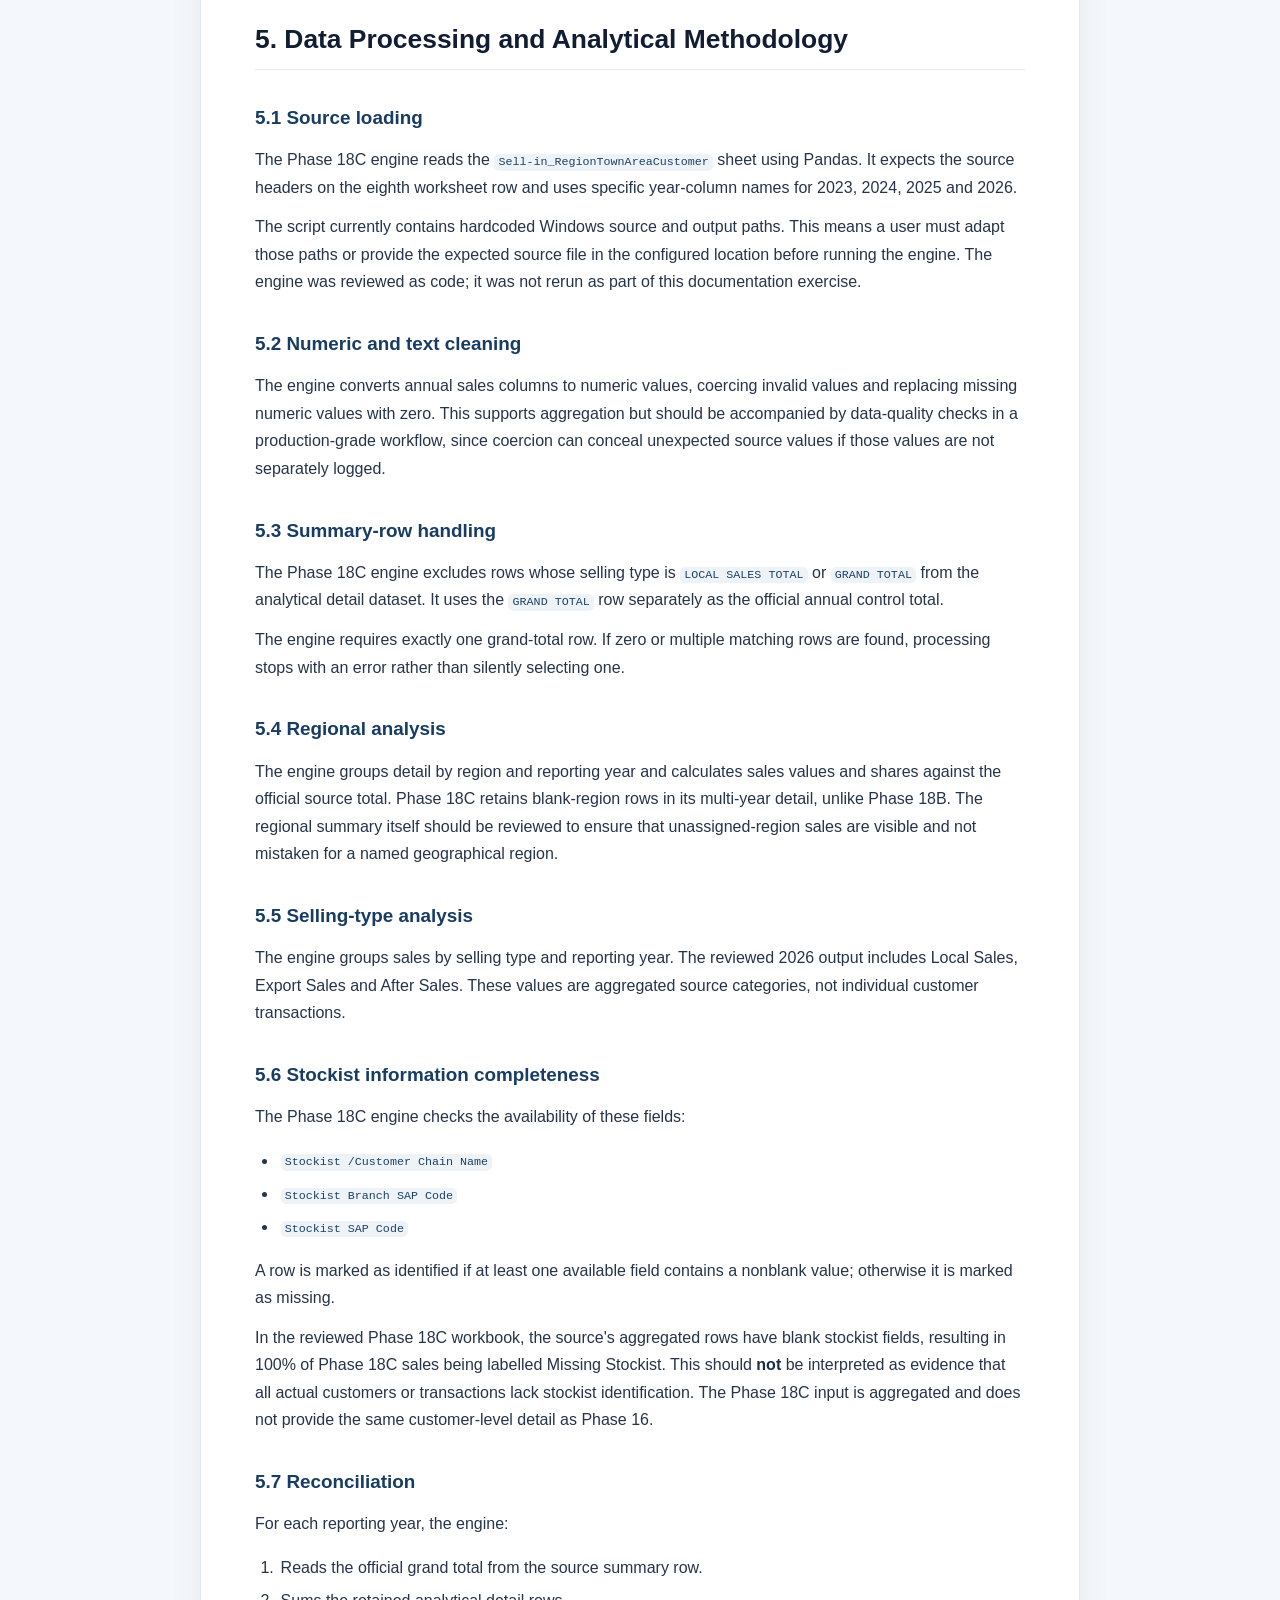
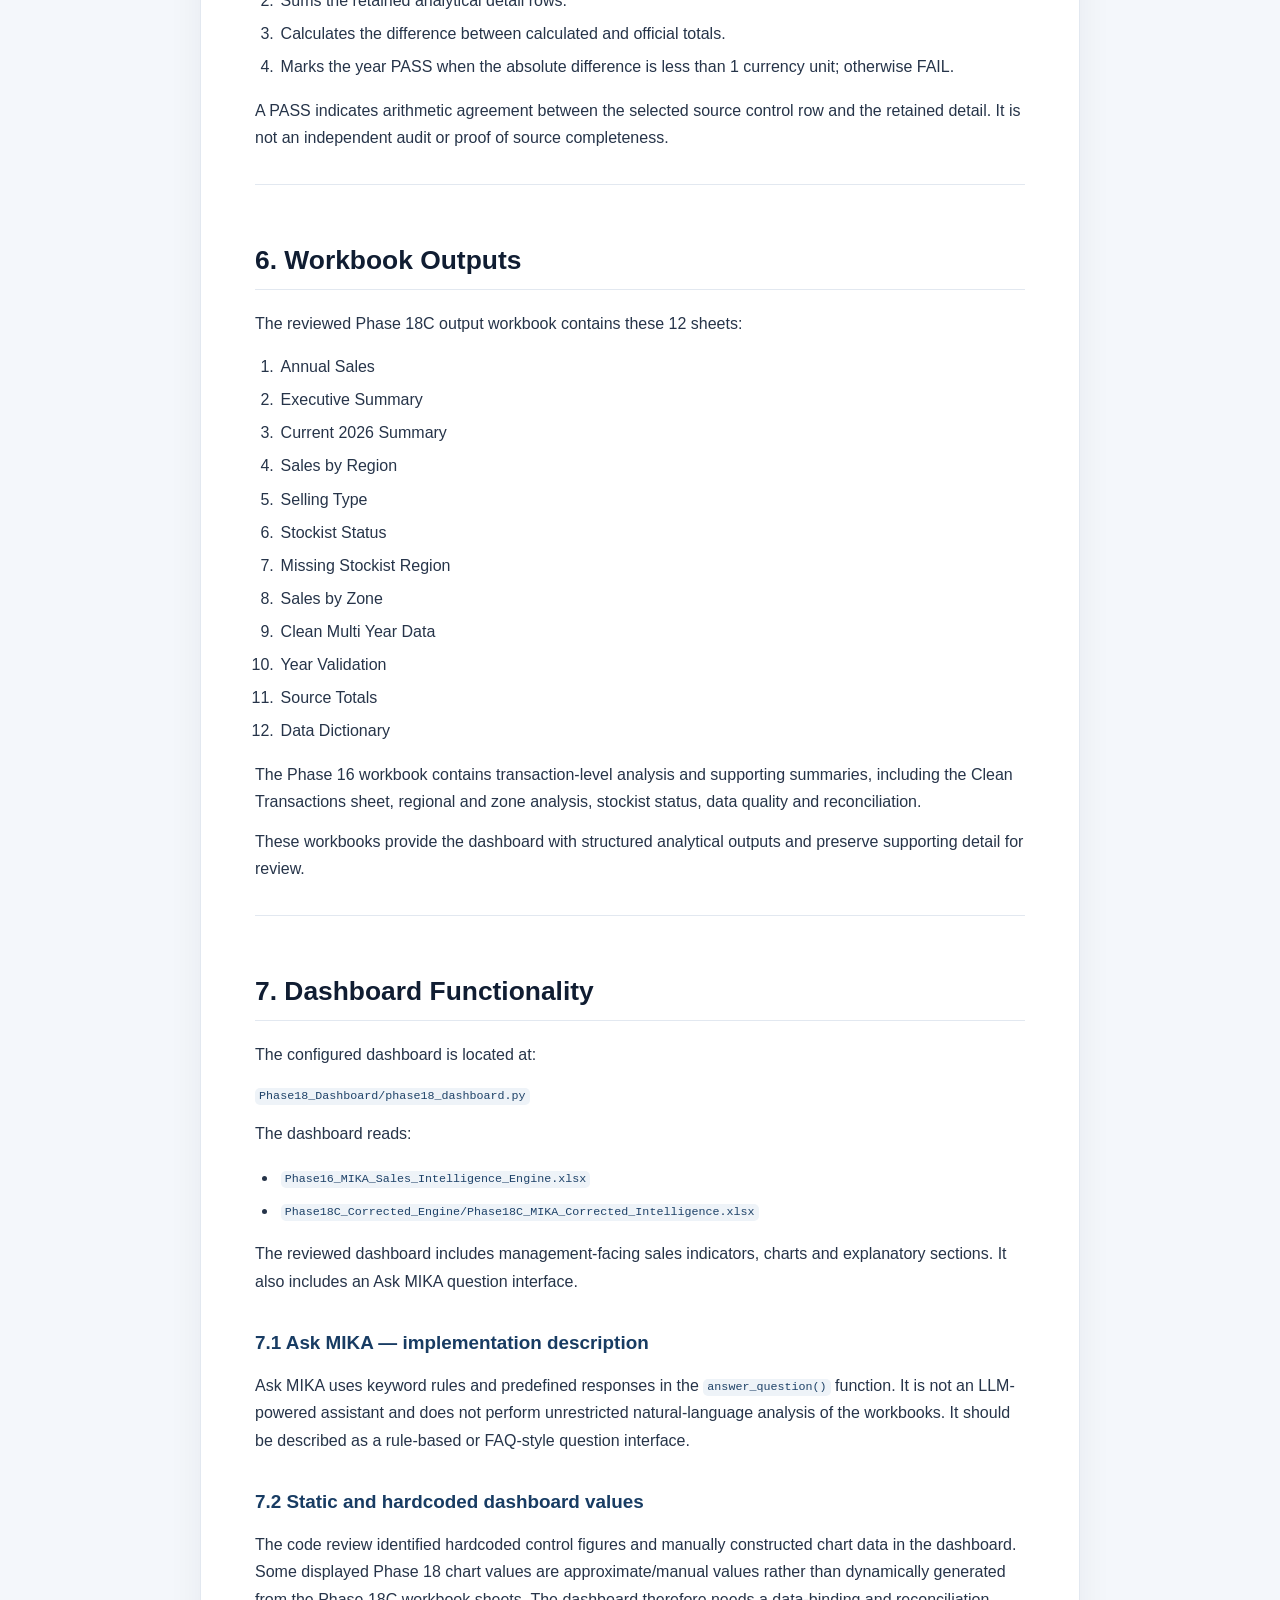
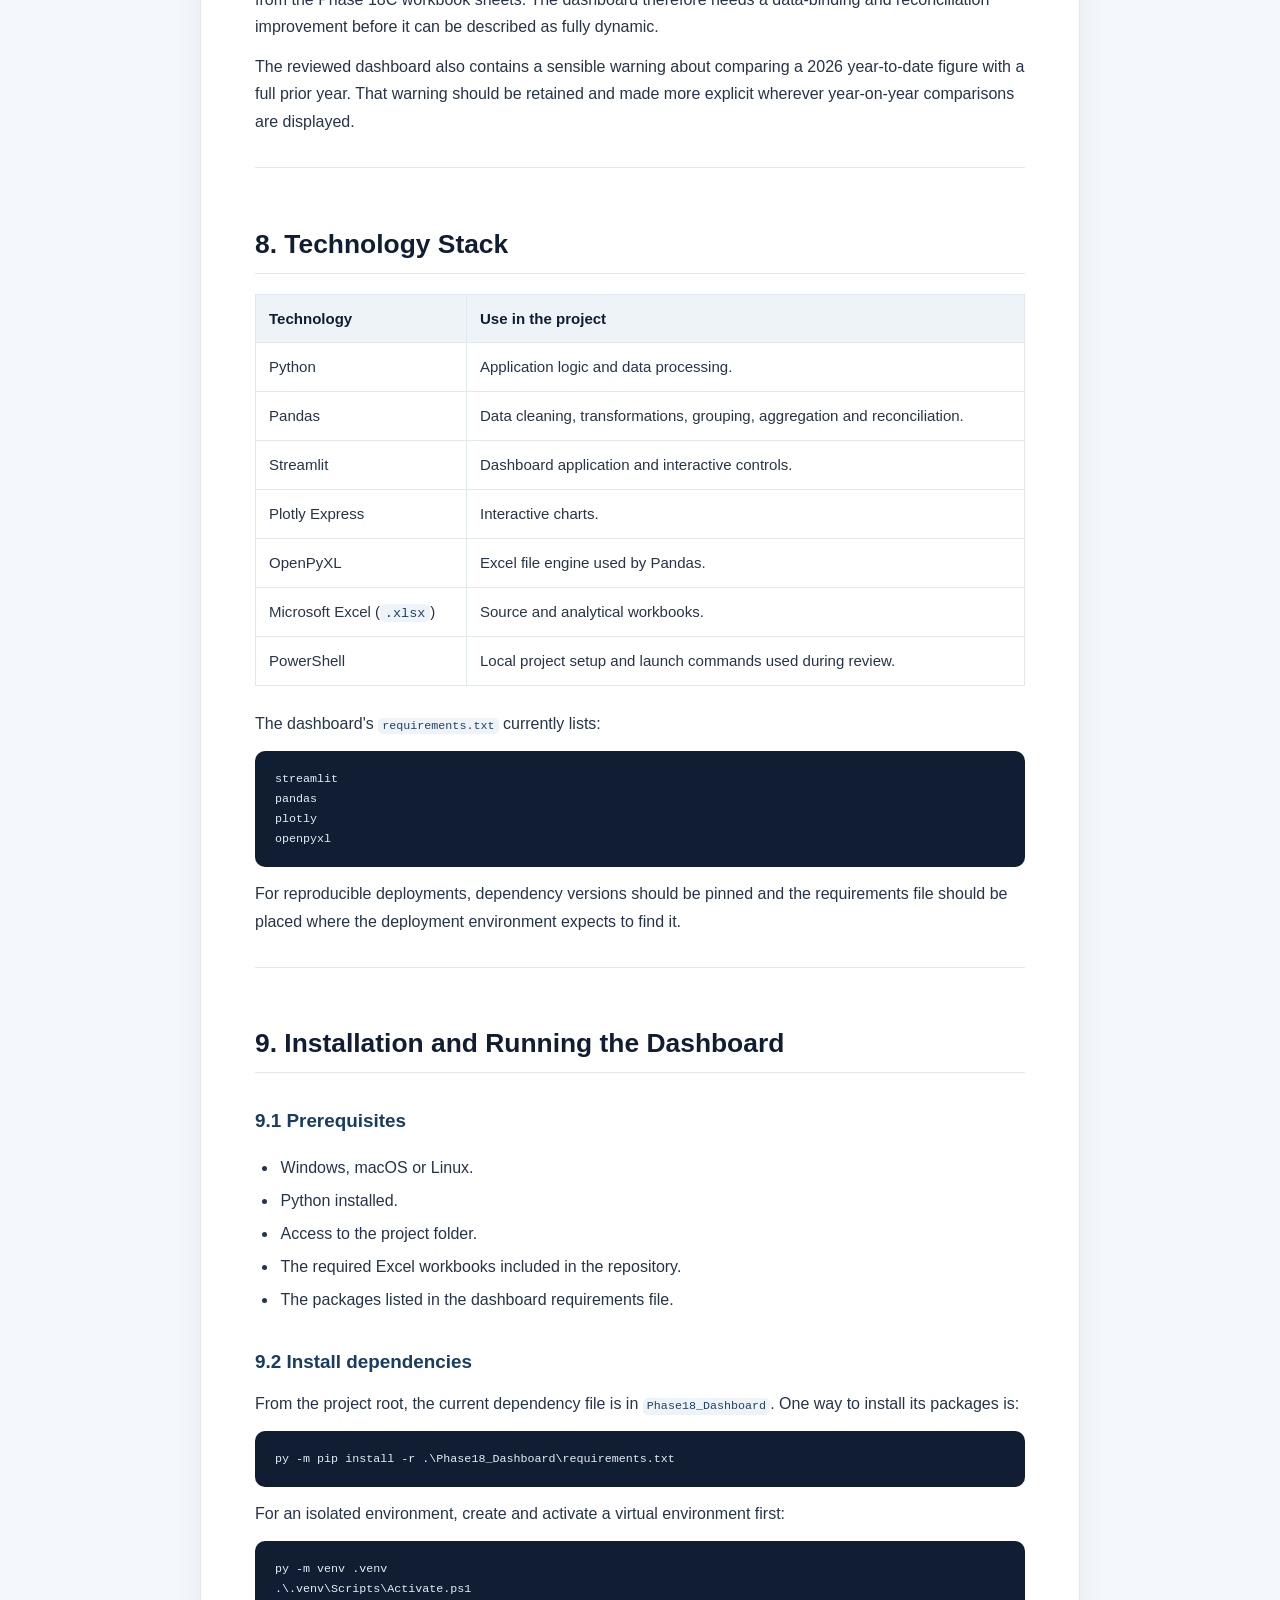
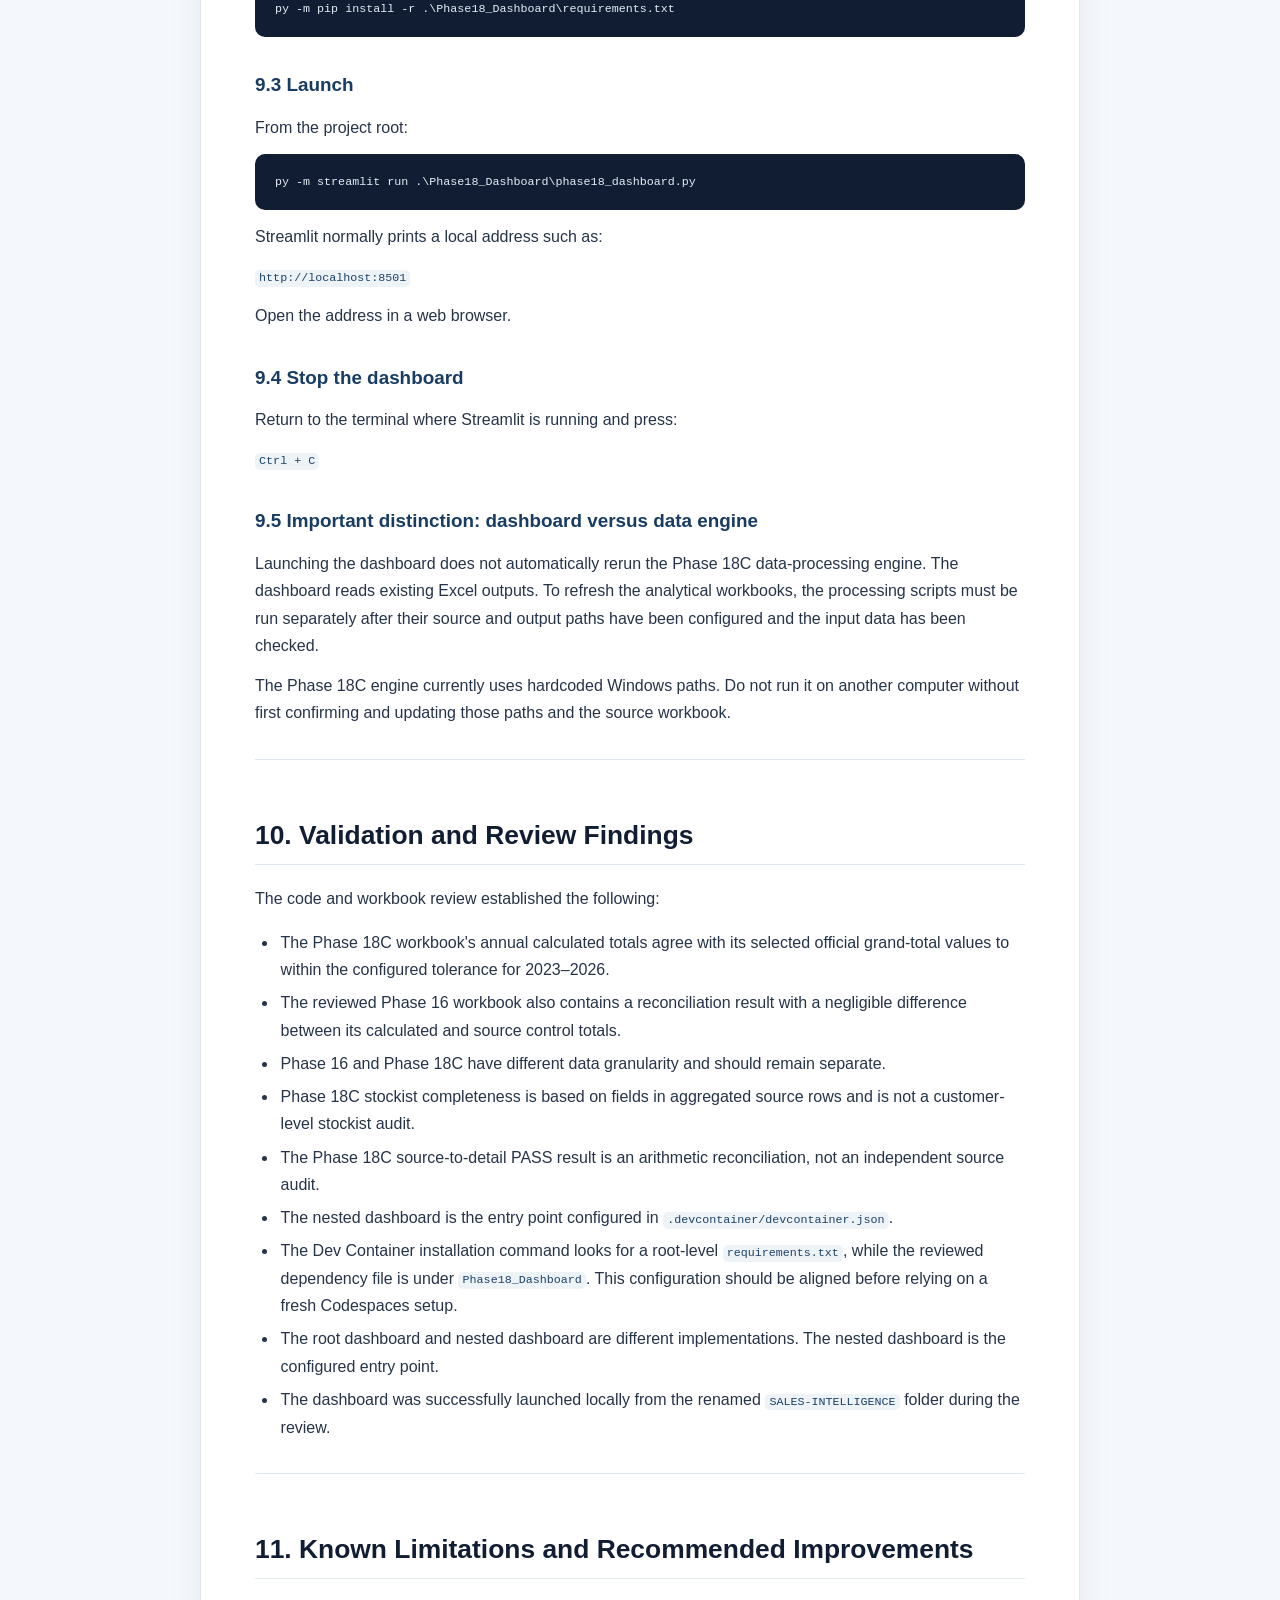
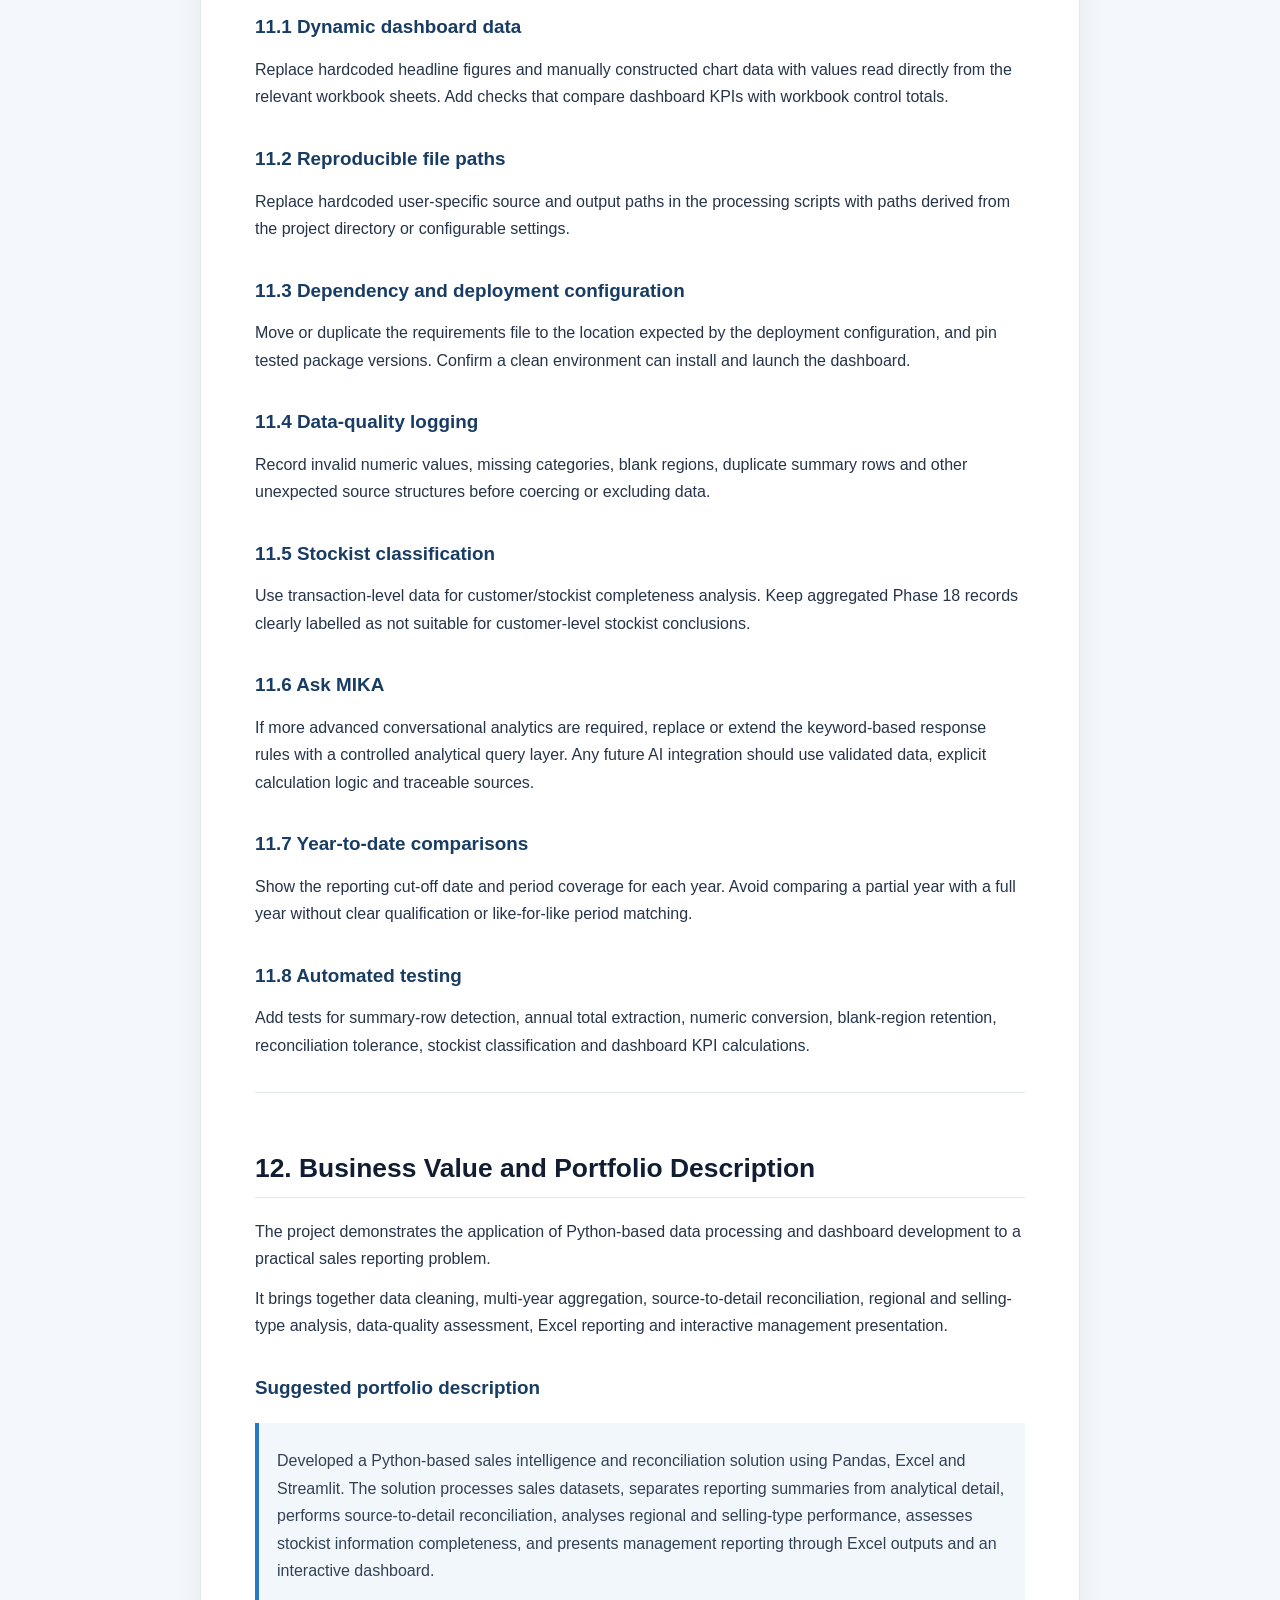
<file: documents/sales-intelligence.html>
<!DOCTYPE html>
<html lang="en">
<head>
  <meta charset="UTF-8">
  <meta name="viewport" content="width=device-width, initial-scale=1.0">
  <meta name="description" content="Sales Intelligence project documentation: project profile, architecture, analytical methodology, dashboard functionality and operating guide.">
  <meta name="author" content="Ogutu Jane">
  <meta name="theme-color" content="#101D32">
  <title>Sales Intelligence | Project Documentation — Ogutu Jane</title>
  <style>
    :root { --navy:#101D32; --blue:#2878c8; --ink:#263449; --muted:#64748b; --line:#e2e8f0; --paper:#ffffff; --soft:#f4f7fb; }
    * { box-sizing:border-box; }
    html { scroll-behavior:smooth; }
    body { margin:0; background:var(--soft); color:var(--ink); font-family:Inter,Segoe UI,Arial,sans-serif; line-height:1.72; }
    .topbar { position:sticky; top:0; z-index:10; background:rgba(16,29,50,.97); color:#fff; border-bottom:1px solid rgba(255,255,255,.12); }
    .topbar-inner { max-width:1120px; margin:auto; padding:14px 24px; display:flex; justify-content:space-between; align-items:center; gap:16px; }
    .brand { color:#fff; text-decoration:none; font-weight:800; letter-spacing:.02em; }
    .back { color:#dbeafe; text-decoration:none; font-size:.92rem; font-weight:650; }
    .back:hover { color:#fff; text-decoration:underline; }
    .hero { background:linear-gradient(135deg,#101d32,#1c3b61); color:#fff; padding:58px 24px 52px; }
    .hero-inner { max-width:920px; margin:auto; }
    .eyebrow { color:#9cc9f7; font-size:.76rem; font-weight:800; letter-spacing:.16em; text-transform:uppercase; }
    .hero h1 { margin:10px 0 8px; font-size:clamp(2rem,5vw,3.25rem); line-height:1.12; }
    .hero p { max-width:760px; margin:10px 0 0; color:#d8e4f2; font-size:1.05rem; }
    .meta { display:flex; flex-wrap:wrap; gap:10px; margin-top:22px; }
    .meta span { border:1px solid rgba(255,255,255,.22); border-radius:999px; padding:5px 12px; color:#e6effa; font-size:.82rem; }
    main { max-width:920px; margin:34px auto 72px; padding:0 20px; }
    article { background:var(--paper); border:1px solid var(--line); border-radius:16px; padding:clamp(24px,5vw,54px); box-shadow:0 12px 36px rgba(16,29,50,.06); }
    article h1 { display:none; }
    h2 { margin:2.2em 0 .75em; padding-bottom:.45em; border-bottom:1px solid var(--line); color:var(--navy); font-size:1.65rem; line-height:1.3; }
    h2:first-of-type { margin-top:.4em; }
    h3 { margin:1.7em 0 .5em; color:#183c63; font-size:1.18rem; }
    h4 { color:var(--navy); }
    p { margin:.75em 0; }
    li { margin:.35em 0; padding-left:.15em; }
    ul,ol { padding-left:1.45em; }
    a { color:var(--blue); }
    strong { color:#1b2e48; }
    code { background:#eef3f8; color:#1e4268; border-radius:5px; padding:.12em .35em; font-size:.9em; overflow-wrap:anywhere; }
    pre { overflow-x:auto; background:#101d32; color:#e5edf7; border-radius:10px; padding:18px 20px; line-height:1.55; }
    pre code { background:transparent; color:inherit; padding:0; }
    table { width:100%; border-collapse:collapse; margin:1.2em 0 1.6em; font-size:.94rem; }
    th,td { text-align:left; vertical-align:top; padding:11px 13px; border:1px solid var(--line); }
    th { background:#eef3f8; color:var(--navy); font-weight:750; }
    blockquote { margin:1.2em 0; padding:12px 18px; border-left:4px solid var(--blue); background:#f2f7fc; color:#334155; }
    hr { border:0; border-top:1px solid var(--line); margin:2em 0; }
    .footer { max-width:920px; margin:-42px auto 42px; padding:0 20px; color:var(--muted); text-align:center; font-size:.88rem; }
    @media (max-width:640px) { .topbar-inner { padding:12px 16px; } .hero { padding:42px 20px; } main { margin-top:18px; padding:0 12px; } article { padding:22px 18px; border-radius:12px; } table { display:block; overflow-x:auto; white-space:normal; } }
  </style>
</head>
<body>
  <header class="topbar">
    <div class="topbar-inner">
      <a class="brand" href="../index.html">OJ.</a>
      <a class="back" href="../index.html#projects">← Back to Projects</a>
    </div>
  </header>
  <section class="hero">
    <div class="hero-inner">
      <div class="eyebrow">Project Documentation</div>
      <h1>Sales Intelligence</h1>
      <p>Development, architecture, analytical methodology and operating guide.</p>
      <div class="meta"><span>Python</span><span>Pandas</span><span>Excel</span><span>Streamlit</span><span>Plotly</span></div>
    </div>
  </section>
  <main><article>
<h1>SALES-INTELLIGENCE</h1>
<h2>Project Documentation: Development, Architecture and Operating Guide</h2>
<p><strong>Document purpose:</strong> Technical and portfolio documentation<br />
<strong>Project type:</strong> Python-based sales intelligence, reconciliation and management dashboard<br />
<strong>Dashboard framework:</strong> Streamlit<br />
<strong>Primary analytical libraries:</strong> Pandas, Plotly and OpenPyXL</p>
<hr />
<h2>Project Profile</h2>
<h3>1. What it does</h3>
<p>Processes sales data to produce sales intelligence and management reporting. It analyses annual performance, regional sales, selling types, stockist information completeness and source-to-detail reconciliation. Results are presented through Excel outputs and an interactive dashboard.</p>
<h3>2. Tools and systems it touches</h3>
<ul>
<li><strong>Python</strong> scripts for data processing and reconciliation.</li>
<li><strong>Pandas</strong> for data cleaning, transformation and analysis.</li>
<li><strong>Excel workbooks (<code>.xlsx</code>)</strong> as source, processing and reporting files.</li>
<li><strong>OpenPyXL</strong> for Excel workbook handling.</li>
<li><strong>Streamlit</strong> for the interactive dashboard.</li>
<li><strong>Plotly</strong> for visualisations.</li>
</ul>
<p>The documented workflow does not currently include an external API, email integration or database connection.</p>
<h3>3. When it runs</h3>
<p><strong>On demand.</strong> A user manually launches the Streamlit dashboard and runs the Python processing scripts when required. The documented workflow is not configured as a scheduled or event-triggered automation.</p>
<h3>4. Its status</h3>
<p><strong>Completed — local runnable version.</strong> The project has a functioning local dashboard and supporting Excel outputs. It is not currently established as a continuously hosted production application or a scheduled automated service. Further improvements remain documented in the technical roadmap.</p>
<hr />
<h2>1. Project Overview</h2>
<p>SALES-INTELLIGENCE is a Python-based sales intelligence solution developed to transform sales workbooks into structured analytical outputs and a management-facing dashboard.</p>
<p>The project brings together two related but distinct analytical scopes:</p>
<ul>
<li><strong>Phase 16:</strong> transaction-level sales analysis.</li>
<li><strong>Phase 18:</strong> official multi-year source reporting and reconciliation.</li>
</ul>
<p>The two scopes are deliberately kept separate. Their figures should not be added together or treated as directly equivalent without first confirming that their reporting periods, coverage and data granularity match.</p>
<p>The solution uses Python and Pandas for data processing, Excel workbooks for structured outputs, and Streamlit with Plotly for interactive presentation.</p>
<h3>1.1 Business objectives</h3>
<p>The project is designed to help management:</p>
<ul>
<li>Review sales performance across reporting years.</li>
<li>Examine sales distribution by region and selling type.</li>
<li>Review stockist information completeness in the transaction-level dataset.</li>
<li>Compare processed sales data with reported source totals.</li>
<li>Identify differences that require investigation.</li>
<li>View key results and management recommendations in one dashboard.</li>
</ul>
<h3>1.2 Intended users</h3>
<p>The principal audience is management and business users who need a consolidated view of sales performance, reconciliation controls and data-quality observations. The project is also suitable as a technical portfolio example of applied data analysis and dashboard development.</p>
<hr />
<h2>2. Project Scope and Analytical Boundaries</h2>
<h3>2.1 Phase 16 — transaction-level analysis</h3>
<p>The Phase 16 workbook contains a cleaned transaction-level dataset and supporting analytical sheets. The reviewed workbook includes:</p>
<ul>
<li>Clean Transactions</li>
<li>Sales by Region</li>
<li>Missing Stockist Region</li>
<li>Sales by Zone</li>
<li>Selling Type</li>
<li>Stockist Status</li>
<li>Reconciliation</li>
<li>Executive Answers</li>
<li>Data Quality</li>
</ul>
<p>The reviewed workbook contains 266 data rows in the Clean Transactions sheet (267 worksheet rows including the header). Its reconciliation compares the calculated dataset total with the source control total.</p>
<p>The reviewed Phase 16 results include a total of approximately <strong>KSh 2.889 billion</strong>. The workbook reports approximately <strong>89.87%</strong> of sales as missing stockist information and <strong>10.13%</strong> as identified stockist sales. These are figures in the reviewed workbook and should be interpreted in the context of that workbook's source period and classification rules.</p>
<h3>2.2 Phase 18 — multi-year source reporting</h3>
<p>Phase 18C reads the <code>Sell-in_RegionTownAreaCustomer</code> sheet from the original multi-year sales source workbook. The reviewed implementation uses the row containing the headers at Excel row 8 (<code>header=7</code> in Pandas).</p>
<p>It identifies the official <code>GRAND TOTAL</code> row, extracts annual source totals, excludes <code>LOCAL SALES TOTAL</code> and <code>GRAND TOTAL</code> summary rows from analytical detail, and analyses the remaining regional and selling-type summary records.</p>
<p>The Phase 18C source is aggregated by selling type and region. It is <strong>not</strong> a customer-level or transaction-level dataset. Although some code comments and labels use the phrase “transaction dataset”, the actual source structure reviewed contains approximately 18 aggregated detail rows per year. Documentation and portfolio descriptions should therefore call this multi-year aggregated source reporting, not multi-year transaction-level analysis.</p>
<h3>2.3 Why the scopes remain separate</h3>
<p>The Phase 16 and Phase 18 figures represent different analytical scopes and data granularities. In the earlier project versions, the 2026 source total and the Phase 16 processed total differed materially. The project therefore presents them separately and highlights the need to investigate coverage, aggregation rules and reporting-period equivalence before treating them as comparable.</p>
<hr />
<h2>3. Development History</h2>
<p>The project evolved through several iterations. The phases below describe the development sequence represented by the scripts and workbooks in the repository.</p>
<h3>3.1 Initial multi-year reconciliation</h3>
<p>The earlier <code>phase18_year_reconciliation.py</code> implementation loaded the multi-year source sheet and summed the year columns directly. The reviewed code did not first exclude subtotal and grand-total rows. As a result, the original annual totals could include both detail and summary values, overstating the totals.</p>
<p>This version exposed the importance of understanding the source workbook's hierarchy before aggregating it.</p>
<h3>3.2 Phase 18A — source structure fix</h3>
<p><code>phase18A_source_structure_fix.py</code> introduced source-cleaning steps, including standardising column names, converting year values to numeric values, cleaning text fields and removing rows identified as totals or subtotals.</p>
<p>The reviewed Phase 18A logic also removed rows with blank regions and blank selling types. This is a limitation to consider because removing blank-region rows may exclude sales that are present in the source but not assigned to a region.</p>
<h3>3.3 Phase 18B — final reconciliation</h3>
<p><code>Phase18B_Final_Reconciliation/phase18b_final_reconciliation.py</code> improved the reconciliation approach by identifying the official <code>GRAND TOTAL</code> row and using it as the annual source control total. It excluded summary rows from detail calculations.</p>
<p>The reviewed Phase 18B implementation removed blank-region detail rows before regional analysis. This can cause regional detail to omit sales with no region assignment, even where the source grand total includes them.</p>
<h3>3.4 Phase 18C — corrected engine</h3>
<p><code>Phase18C_Corrected_Engine/phase18c_corrected_engine.py</code> refined the process further:</p>
<ol>
<li>Reads the source sheet and required year columns.</li>
<li>Converts annual sales columns to numeric values.</li>
<li>Requires exactly one <code>GRAND TOTAL</code> row.</li>
<li>Extracts the official annual totals from that row.</li>
<li>Excludes <code>LOCAL SALES TOTAL</code> and <code>GRAND TOTAL</code> rows from detail.</li>
<li>Retains non-summary detail rows, including rows with blank region values.</li>
<li>Builds annual, regional, selling-type, stockist-field-completeness and other summary outputs.</li>
<li>Compares calculated detail totals with the official source totals.</li>
<li>Exports a structured Excel workbook.</li>
</ol>
<p>The corrected engine's reconciliation is a useful arithmetic control: it demonstrates that the retained detail sums to the selected official grand-total row within the configured tolerance. It does <strong>not</strong> independently prove that the source grand-total row is correct, that every source record is classified correctly, or that the source itself is complete.</p>
<h3>3.5 Dashboard development</h3>
<p>The repository contains two dashboard scripts:</p>
<ul>
<li>Root-level <code>phase18_dashboard.py</code>: an earlier presentation dashboard that reads <code>Phase18_MIKA_Year_Reconciliation.xlsx</code> and uses older hardcoded figures.</li>
<li><code>Phase18_Dashboard/phase18_dashboard.py</code>: the dashboard selected by the Dev Container launch configuration. It reads the Phase 16 and Phase 18C workbooks and presents the newer management view.</li>
</ul>
<p>The nested dashboard is the configured entry point:</p>
<pre><code class="language-powershell">py -m streamlit run .\Phase18_Dashboard\phase18_dashboard.py
</code></pre>
<p>The root-level dashboard should be treated as a legacy or alternate implementation unless the project owner decides otherwise.</p>
<hr />
<h2>4. System Architecture</h2>
<h3>4.1 High-level architecture</h3>
<pre><code class="language-text">                    SALES SOURCE WORKBOOKS
                 (Phase 16 and Phase 18 source data)
                              |
                              v
                    PYTHON DATA PROCESSING
                       Pandas / Python
                              |
                +-------------+-------------+
                |                           |
                v                           v
        PHASE 16 WORKBOOK             PHASE 18C ENGINE
     Transaction-level analysis     Aggregated multi-year
                                    source reporting
                |                           |
                +-------------+-------------+
                              |
                              v
                    EXCEL ANALYTICAL OUTPUTS
                              |
                              v
                    STREAMLIT DASHBOARD
                       Plotly charts
                              |
                              v
                    MANAGEMENT INFORMATION
           Performance / reconciliation / data quality /
                    observations / recommendations
</code></pre>
<h3>4.2 Main components</h3>
<table>
<thead>
<tr>
  <th>Component</th>
  <th>Responsibility</th>
</tr>
</thead>
<tbody>
<tr>
  <td>Python processing scripts</td>
  <td>Read, clean, transform, analyse and export sales data.</td>
</tr>
<tr>
  <td>Pandas</td>
  <td>Tabular data cleaning, grouping, aggregation and reconciliation calculations.</td>
</tr>
<tr>
  <td>Excel workbooks</td>
  <td>Store source data, processed datasets, summaries, validation results and data dictionaries.</td>
</tr>
<tr>
  <td>OpenPyXL</td>
  <td>Excel workbook reading support used by Pandas.</td>
</tr>
<tr>
  <td>Streamlit</td>
  <td>Provides the interactive dashboard interface.</td>
</tr>
<tr>
  <td>Plotly Express</td>
  <td>Produces interactive charts and visualisations.</td>
</tr>
<tr>
  <td>Ask MIKA</td>
  <td>Provides keyword-based, predefined responses to selected sales questions.</td>
</tr>
</tbody>
</table>
<h3>4.3 Repository structure</h3>
<p>The reviewed repository contains the following principal items:</p>
<pre><code class="language-text">SALES-INTELLIGENCE/
│
├── .devcontainer/
│   └── devcontainer.json
│
├── Phase18B_Final_Reconciliation/
│   ├── phase18b_final_reconciliation.py
│   └── Phase18B_MIKA_Final_Reconciliation.xlsx
│
├── Phase18C_Corrected_Engine/
│   ├── phase18c_corrected_engine.py
│   └── Phase18C_MIKA_Corrected_Intelligence.xlsx
│
├── Phase18_Dashboard/
│   ├── phase18_dashboard.py
│   └── requirements.txt
│
├── presentation/
│   └── MIKA Sales Intelligence_report.docx
│
├── Phase16_MIKA_Sales_Intelligence_Engine.xlsx
├── phase18A_source_structure_fix.py
├── Phase18A_Source_Structure_Fix.xlsx
├── phase18_dashboard.py
├── Phase18_MIKA_Year_Reconciliation.xlsx
├── phase18_year_reconciliation.py
├── README.md
└── .gitignore
</code></pre>
<p>The exact contents should be checked against the current working copy before publishing a new repository tree. The project review found 16 files in the original extracted project at the time of backup.</p>
<hr />
<h2>5. Data Processing and Analytical Methodology</h2>
<h3>5.1 Source loading</h3>
<p>The Phase 18C engine reads the <code>Sell-in_RegionTownAreaCustomer</code> sheet using Pandas. It expects the source headers on the eighth worksheet row and uses specific year-column names for 2023, 2024, 2025 and 2026.</p>
<p>The script currently contains hardcoded Windows source and output paths. This means a user must adapt those paths or provide the expected source file in the configured location before running the engine. The engine was reviewed as code; it was not rerun as part of this documentation exercise.</p>
<h3>5.2 Numeric and text cleaning</h3>
<p>The engine converts annual sales columns to numeric values, coercing invalid values and replacing missing numeric values with zero. This supports aggregation but should be accompanied by data-quality checks in a production-grade workflow, since coercion can conceal unexpected source values if those values are not separately logged.</p>
<h3>5.3 Summary-row handling</h3>
<p>The Phase 18C engine excludes rows whose selling type is <code>LOCAL SALES TOTAL</code> or <code>GRAND TOTAL</code> from the analytical detail dataset. It uses the <code>GRAND TOTAL</code> row separately as the official annual control total.</p>
<p>The engine requires exactly one grand-total row. If zero or multiple matching rows are found, processing stops with an error rather than silently selecting one.</p>
<h3>5.4 Regional analysis</h3>
<p>The engine groups detail by region and reporting year and calculates sales values and shares against the official source total. Phase 18C retains blank-region rows in its multi-year detail, unlike Phase 18B. The regional summary itself should be reviewed to ensure that unassigned-region sales are visible and not mistaken for a named geographical region.</p>
<h3>5.5 Selling-type analysis</h3>
<p>The engine groups sales by selling type and reporting year. The reviewed 2026 output includes Local Sales, Export Sales and After Sales. These values are aggregated source categories, not individual customer transactions.</p>
<h3>5.6 Stockist information completeness</h3>
<p>The Phase 18C engine checks the availability of these fields:</p>
<ul>
<li><code>Stockist /Customer Chain Name</code></li>
<li><code>Stockist Branch SAP Code</code></li>
<li><code>Stockist SAP Code</code></li>
</ul>
<p>A row is marked as identified if at least one available field contains a nonblank value; otherwise it is marked as missing.</p>
<p>In the reviewed Phase 18C workbook, the source's aggregated rows have blank stockist fields, resulting in 100% of Phase 18C sales being labelled Missing Stockist. This should <strong>not</strong> be interpreted as evidence that all actual customers or transactions lack stockist identification. The Phase 18C input is aggregated and does not provide the same customer-level detail as Phase 16.</p>
<h3>5.7 Reconciliation</h3>
<p>For each reporting year, the engine:</p>
<ol>
<li>Reads the official grand total from the source summary row.</li>
<li>Sums the retained analytical detail rows.</li>
<li>Calculates the difference between calculated and official totals.</li>
<li>Marks the year PASS when the absolute difference is less than 1 currency unit; otherwise FAIL.</li>
</ol>
<p>A PASS indicates arithmetic agreement between the selected source control row and the retained detail. It is not an independent audit or proof of source completeness.</p>
<hr />
<h2>6. Workbook Outputs</h2>
<p>The reviewed Phase 18C output workbook contains these 12 sheets:</p>
<ol>
<li>Annual Sales</li>
<li>Executive Summary</li>
<li>Current 2026 Summary</li>
<li>Sales by Region</li>
<li>Selling Type</li>
<li>Stockist Status</li>
<li>Missing Stockist Region</li>
<li>Sales by Zone</li>
<li>Clean Multi Year Data</li>
<li>Year Validation</li>
<li>Source Totals</li>
<li>Data Dictionary</li>
</ol>
<p>The Phase 16 workbook contains transaction-level analysis and supporting summaries, including the Clean Transactions sheet, regional and zone analysis, stockist status, data quality and reconciliation.</p>
<p>These workbooks provide the dashboard with structured analytical outputs and preserve supporting detail for review.</p>
<hr />
<h2>7. Dashboard Functionality</h2>
<p>The configured dashboard is located at:</p>
<p><code>Phase18_Dashboard/phase18_dashboard.py</code></p>
<p>The dashboard reads:</p>
<ul>
<li><code>Phase16_MIKA_Sales_Intelligence_Engine.xlsx</code></li>
<li><code>Phase18C_Corrected_Engine/Phase18C_MIKA_Corrected_Intelligence.xlsx</code></li>
</ul>
<p>The reviewed dashboard includes management-facing sales indicators, charts and explanatory sections. It also includes an Ask MIKA question interface.</p>
<h3>7.1 Ask MIKA — implementation description</h3>
<p>Ask MIKA uses keyword rules and predefined responses in the <code>answer_question()</code> function. It is not an LLM-powered assistant and does not perform unrestricted natural-language analysis of the workbooks. It should be described as a rule-based or FAQ-style question interface.</p>
<h3>7.2 Static and hardcoded dashboard values</h3>
<p>The code review identified hardcoded control figures and manually constructed chart data in the dashboard. Some displayed Phase 18 chart values are approximate/manual values rather than dynamically generated from the Phase 18C workbook sheets. The dashboard therefore needs a data-binding and reconciliation improvement before it can be described as fully dynamic.</p>
<p>The reviewed dashboard also contains a sensible warning about comparing a 2026 year-to-date figure with a full prior year. That warning should be retained and made more explicit wherever year-on-year comparisons are displayed.</p>
<hr />
<h2>8. Technology Stack</h2>
<table>
<thead>
<tr>
  <th>Technology</th>
  <th>Use in the project</th>
</tr>
</thead>
<tbody>
<tr>
  <td>Python</td>
  <td>Application logic and data processing.</td>
</tr>
<tr>
  <td>Pandas</td>
  <td>Data cleaning, transformations, grouping, aggregation and reconciliation.</td>
</tr>
<tr>
  <td>Streamlit</td>
  <td>Dashboard application and interactive controls.</td>
</tr>
<tr>
  <td>Plotly Express</td>
  <td>Interactive charts.</td>
</tr>
<tr>
  <td>OpenPyXL</td>
  <td>Excel file engine used by Pandas.</td>
</tr>
<tr>
  <td>Microsoft Excel (<code>.xlsx</code>)</td>
  <td>Source and analytical workbooks.</td>
</tr>
<tr>
  <td>PowerShell</td>
  <td>Local project setup and launch commands used during review.</td>
</tr>
</tbody>
</table>
<p>The dashboard's <code>requirements.txt</code> currently lists:</p>
<pre><code class="language-text">streamlit
pandas
plotly
openpyxl
</code></pre>
<p>For reproducible deployments, dependency versions should be pinned and the requirements file should be placed where the deployment environment expects to find it.</p>
<hr />
<h2>9. Installation and Running the Dashboard</h2>
<h3>9.1 Prerequisites</h3>
<ul>
<li>Windows, macOS or Linux.</li>
<li>Python installed.</li>
<li>Access to the project folder.</li>
<li>The required Excel workbooks included in the repository.</li>
<li>The packages listed in the dashboard requirements file.</li>
</ul>
<h3>9.2 Install dependencies</h3>
<p>From the project root, the current dependency file is in <code>Phase18_Dashboard</code>. One way to install its packages is:</p>
<pre><code class="language-powershell">py -m pip install -r .\Phase18_Dashboard\requirements.txt
</code></pre>
<p>For an isolated environment, create and activate a virtual environment first:</p>
<pre><code class="language-powershell">py -m venv .venv
.\.venv\Scripts\Activate.ps1
py -m pip install -r .\Phase18_Dashboard\requirements.txt
</code></pre>
<h3>9.3 Launch</h3>
<p>From the project root:</p>
<pre><code class="language-powershell">py -m streamlit run .\Phase18_Dashboard\phase18_dashboard.py
</code></pre>
<p>Streamlit normally prints a local address such as:</p>
<p><code>http://localhost:8501</code></p>
<p>Open the address in a web browser.</p>
<h3>9.4 Stop the dashboard</h3>
<p>Return to the terminal where Streamlit is running and press:</p>
<p><code>Ctrl + C</code></p>
<h3>9.5 Important distinction: dashboard versus data engine</h3>
<p>Launching the dashboard does not automatically rerun the Phase 18C data-processing engine. The dashboard reads existing Excel outputs. To refresh the analytical workbooks, the processing scripts must be run separately after their source and output paths have been configured and the input data has been checked.</p>
<p>The Phase 18C engine currently uses hardcoded Windows paths. Do not run it on another computer without first confirming and updating those paths and the source workbook.</p>
<hr />
<h2>10. Validation and Review Findings</h2>
<p>The code and workbook review established the following:</p>
<ul>
<li>The Phase 18C workbook's annual calculated totals agree with its selected official grand-total values to within the configured tolerance for 2023–2026.</li>
<li>The reviewed Phase 16 workbook also contains a reconciliation result with a negligible difference between its calculated and source control totals.</li>
<li>Phase 16 and Phase 18C have different data granularity and should remain separate.</li>
<li>Phase 18C stockist completeness is based on fields in aggregated source rows and is not a customer-level stockist audit.</li>
<li>The Phase 18C source-to-detail PASS result is an arithmetic reconciliation, not an independent source audit.</li>
<li>The nested dashboard is the entry point configured in <code>.devcontainer/devcontainer.json</code>.</li>
<li>The Dev Container installation command looks for a root-level <code>requirements.txt</code>, while the reviewed dependency file is under <code>Phase18_Dashboard</code>. This configuration should be aligned before relying on a fresh Codespaces setup.</li>
<li>The root dashboard and nested dashboard are different implementations. The nested dashboard is the configured entry point.</li>
<li>The dashboard was successfully launched locally from the renamed <code>SALES-INTELLIGENCE</code> folder during the review.</li>
</ul>
<hr />
<h2>11. Known Limitations and Recommended Improvements</h2>
<h3>11.1 Dynamic dashboard data</h3>
<p>Replace hardcoded headline figures and manually constructed chart data with values read directly from the relevant workbook sheets. Add checks that compare dashboard KPIs with workbook control totals.</p>
<h3>11.2 Reproducible file paths</h3>
<p>Replace hardcoded user-specific source and output paths in the processing scripts with paths derived from the project directory or configurable settings.</p>
<h3>11.3 Dependency and deployment configuration</h3>
<p>Move or duplicate the requirements file to the location expected by the deployment configuration, and pin tested package versions. Confirm a clean environment can install and launch the dashboard.</p>
<h3>11.4 Data-quality logging</h3>
<p>Record invalid numeric values, missing categories, blank regions, duplicate summary rows and other unexpected source structures before coercing or excluding data.</p>
<h3>11.5 Stockist classification</h3>
<p>Use transaction-level data for customer/stockist completeness analysis. Keep aggregated Phase 18 records clearly labelled as not suitable for customer-level stockist conclusions.</p>
<h3>11.6 Ask MIKA</h3>
<p>If more advanced conversational analytics are required, replace or extend the keyword-based response rules with a controlled analytical query layer. Any future AI integration should use validated data, explicit calculation logic and traceable sources.</p>
<h3>11.7 Year-to-date comparisons</h3>
<p>Show the reporting cut-off date and period coverage for each year. Avoid comparing a partial year with a full year without clear qualification or like-for-like period matching.</p>
<h3>11.8 Automated testing</h3>
<p>Add tests for summary-row detection, annual total extraction, numeric conversion, blank-region retention, reconciliation tolerance, stockist classification and dashboard KPI calculations.</p>
<hr />
<h2>12. Business Value and Portfolio Description</h2>
<p>The project demonstrates the application of Python-based data processing and dashboard development to a practical sales reporting problem.</p>
<p>It brings together data cleaning, multi-year aggregation, source-to-detail reconciliation, regional and selling-type analysis, data-quality assessment, Excel reporting and interactive management presentation.</p>
<h3>Suggested portfolio description</h3>
<blockquote>
<p>Developed a Python-based sales intelligence and reconciliation solution using Pandas, Excel and Streamlit. The solution processes sales datasets, separates reporting summaries from analytical detail, performs source-to-detail reconciliation, analyses regional and selling-type performance, assesses stockist information completeness, and presents management reporting through Excel outputs and an interactive dashboard.</p>
</blockquote>
<p>This description deliberately avoids claiming that all years are transaction-level, that the dashboard is fully dynamic, or that Ask MIKA is an AI-powered assistant.</p>
<hr />
<h2>13. Backup and Project Preservation</h2>
<p>During the local review, a full copy of the original extracted project was created and verified before the working folder was renamed.</p>
<p>The working project was moved to:</p>
<p><code>C:\Users\User\Desktop\SALES-INTELLIGENCE</code></p>
<p>The verified backup was retained at:</p>
<p><code>C:\Users\User\Desktop\MIKA-Phase18-Review\BACKUP_MIKA_PHASE18_20261126_165351</code></p>
<p>The backup verification compared the number of files and total file size. For stronger long-term integrity assurance, a checksum-based comparison can also be performed.</p>
<p>The local folder rename does not automatically rename or update the GitHub repository. Repository changes must be performed separately.</p>
<hr />
<h2>14. Final Summary</h2>
<p>SALES-INTELLIGENCE is a Python, Pandas, Excel and Streamlit solution for sales intelligence and management reporting. Its development progressed through multiple reconciliation iterations, culminating in a Phase 18C engine that uses an official source grand-total row as a control and retains non-summary detail rows for analysis.</p>
<p>The project has a functioning local dashboard and supporting Excel outputs. Its strongest demonstrated capabilities are data processing, source-to-detail arithmetic reconciliation, regional and selling-type summaries, stockist-field completeness assessment and management-facing visualisation.</p>
<p>The most important next technical improvements are to make dashboard figures fully workbook-driven, align deployment dependencies, make file paths configurable, strengthen data-quality logging and clearly distinguish aggregated reporting from transaction-level analysis.</p>
<p><strong>Documentation status:</strong> Prepared from the repository code, workbook structure and local execution checks reviewed during the project assessment. Recheck paths, source data and deployment configuration against the current repository before publishing or handing over the project.</p>

  </article></main>
  <div class="footer">Sales Intelligence · Project documentation · Ogutu Jane</div>
</body>
</html>
</file>
<file: css/style.css>
/* ==========================================
   OGUTU JANE - PERSONAL PORTFOLIO
   Modern Hybrid Corporate Technology Design
========================================== */

/* DESIGN SYSTEM */
:root {
    --navy: #101D32;
    --navy-light: #172943;
    --slate: #263B56;
    --blue: #2563EB;
    --blue-dark: #1D4ED8;
    --light-blue: #A9C8FF;
    --off-white: #F4F6F9;
    --white: #FFFFFF;
    --text: #263447;
    --muted: #718096;
    --border: #E2E8F0;

    --shadow: 0 15px 40px rgba(16, 29, 50, 0.08);
    --transition: 0.3s ease;
}

/* RESET */
* {
    margin: 0;
    padding: 0;
    box-sizing: border-box;
}

html {
    scroll-behavior: smooth;
    scroll-padding-top: 90px;
}

body {
    font-family: "Segoe UI", Arial, Helvetica, sans-serif;
    background: var(--off-white);
    color: var(--text);
    line-height: 1.7;
}

a {
    color: inherit;
}

button {
    font: inherit;
}

.container {
    width: min(1160px, 90%);
    margin: 0 auto;
}

/* ==========================================
   HEADER & NAVIGATION
========================================== */

.site-header {
    position: sticky;
    top: 0;
    z-index: 1000;
    background: rgba(16, 29, 50, 0.97);
    backdrop-filter: blur(14px);
    border-bottom: 1px solid rgba(255, 255, 255, 0.08);
}

.navbar {
    min-height: 78px;
    display: flex;
    align-items: center;
    justify-content: space-between;
    gap: 30px;
}

.logo {
    text-decoration: none;
    color: var(--white);
    font-size: 1.9rem;
    font-weight: 800;
    letter-spacing: 1px;
}

.logo span {
    color: var(--light-blue);
}

.nav-links {
    display: flex;
    align-items: center;
    gap: 27px;
    list-style: none;
}

.nav-links a {
    text-decoration: none;
    color: #DCE5F2;
    font-size: 0.88rem;
    font-weight: 600;
    transition: var(--transition);
}

.nav-links a:hover {
    color: var(--light-blue);
}

.nav-links .nav-contact {
    padding: 10px 17px;
    border: 1px solid rgba(169, 200, 255, 0.6);
    border-radius: 6px;
}

.nav-links .nav-contact:hover {
    background: var(--blue);
    color: var(--white);
    border-color: var(--blue);
}

.menu-toggle {
    display: none;
    border: 0;
    background: transparent;
    cursor: pointer;
}

.menu-toggle span {
    display: block;
    width: 25px;
    height: 2px;
    margin: 5px 0;
    background: var(--white);
    transition: var(--transition);
}

/* ==========================================
   HERO
========================================== */

.hero {
    position: relative;
    overflow: hidden;
    min-height: 690px;
    display: flex;
    align-items: center;
    color: var(--white);

    background:
        radial-gradient(
            circle at 80% 40%,
            rgba(37, 99, 235, 0.22),
            transparent 33%
        ),
        linear-gradient(120deg, var(--navy), var(--slate));
}

.hero::before {
    content: "";
    position: absolute;
    width: 400px;
    height: 400px;
    border: 1px solid rgba(169, 200, 255, 0.08);
    border-radius: 50%;
    top: -180px;
    left: -160px;
}

.hero-grid {
    position: relative;
    z-index: 1;
    display: grid;
    grid-template-columns: 1.2fr 0.8fr;
    align-items: center;
    gap: 70px;
    padding-top: 90px;
    padding-bottom: 90px;
}

.eyebrow,
.section-kicker {
    color: var(--light-blue);
    font-size: 0.76rem;
    font-weight: 800;
    letter-spacing: 2.5px;
}

.eyebrow {
    margin-bottom: 30px;
}

.eyebrow span {
    color: var(--blue);
    padding: 0 4px;
}

.hero-intro {
    color: #DCE5F2;
    font-size: 1.15rem;
}

.hero h1 {
    font-size: clamp(3.5rem, 7vw, 6rem);
    line-height: 1.08;
    letter-spacing: -3px;
    margin: 5px 0 20px;
    font-weight: 800;
}

.hero h1 span {
    color: var(--light-blue);
}

.hero h2 {
    max-width: 650px;
    color: #DCE5F2;
    font-size: clamp(1.35rem, 2.7vw, 2rem);
    line-height: 1.35;
    font-weight: 500;
    margin-bottom: 22px;
}

.hero-description {
    max-width: 640px;
    color: #CBD5E1;
    font-size: 1.04rem;
    margin-bottom: 32px;
}

.hero-actions {
    display: flex;
    flex-wrap: wrap;
    gap: 15px;
}

.btn {
    display: inline-flex;
    align-items: center;
    justify-content: center;
    padding: 13px 25px;
    border-radius: 6px;
    text-decoration: none;
    font-size: 0.93rem;
    font-weight: 700;
    transition: var(--transition);
}

.btn-primary {
    background: var(--blue);
    color: var(--white);
    border: 1px solid var(--blue);
}

.btn-primary:hover {
    background: var(--blue-dark);
    border-color: var(--blue-dark);
    transform: translateY(-3px);
}

.btn-outline-light {
    color: var(--white);
    border: 1px solid rgba(169, 200, 255, 0.7);
}

.btn-outline-light:hover {
    background: rgba(255, 255, 255, 0.1);
    transform: translateY(-3px);
}

.hero-focus {
    display: flex;
    flex-wrap: wrap;
    gap: 10px;
    margin-top: 38px;
}

.hero-focus span {
    color: #DCE5F2;
    font-size: 0.77rem;
    padding: 7px 12px;
    border: 1px solid rgba(255, 255, 255, 0.14);
    border-radius: 30px;
    background: rgba(255, 255, 255, 0.04);
}

/* HERO VISUAL */

.hero-visual {
    position: relative;
    min-height: 420px;
    display: flex;
    align-items: center;
    justify-content: center;
}

.visual-orbit {
    position: absolute;
    border: 1px solid rgba(169, 200, 255, 0.18);
    border-radius: 50%;
}

.orbit-one {
    width: 370px;
    height: 370px;
}

.orbit-two {
    width: 450px;
    height: 450px;
    border-style: dashed;
    opacity: 0.55;
}

.profile-card {
    position: relative;
    z-index: 2;
    width: 290px;
    padding: 38px 30px;
    text-align: center;
    border: 1px solid rgba(255, 255, 255, 0.18);
    border-radius: 18px;
    background: linear-gradient(
        145deg,
        rgba(255, 255, 255, 0.13),
        rgba(255, 255, 255, 0.04)
    );
    box-shadow: 0 25px 65px rgba(0, 0, 0, 0.2);
    backdrop-filter: blur(12px);
}

.profile-monogram {
    width: 135px;
    height: 135px;
    margin: 0 auto 23px;
    display: flex;
    align-items: center;
    justify-content: center;
    border: 3px solid var(--light-blue);
    border-radius: 50%;
    background: linear-gradient(145deg, var(--blue), var(--navy-light));
    color: var(--white);
    font-size: 3.4rem;
    font-weight: 800;
    letter-spacing: -3px;
    box-shadow: 0 10px 35px rgba(37, 99, 235, 0.3);
}

.profile-name {
    font-weight: 800;
    letter-spacing: 2px;
    font-size: 0.95rem;
}

.profile-role {
    color: #CBD5E1;
    font-size: 0.8rem;
    margin-top: 5px;
}

.profile-divider {
    width: 45px;
    height: 3px;
    margin: 20px auto;
    background: var(--light-blue);
}

.profile-capabilities {
    display: flex;
    flex-wrap: wrap;
    justify-content: center;
    gap: 8px;
}

.profile-capabilities span {
    padding: 5px 9px;
    border-radius: 4px;
    background: rgba(255, 255, 255, 0.09);
    color: #DCE5F2;
    font-size: 0.7rem;
}

.floating-label {
    position: absolute;
    z-index: 3;
    padding: 10px 15px;
    border: 1px solid rgba(255, 255, 255, 0.13);
    border-radius: 7px;
    background: var(--navy-light);
    color: var(--white);
    font-size: 0.78rem;
    box-shadow: var(--shadow);
}

.label-top {
    top: 48px;
    right: -5px;
}

.label-bottom {
    bottom: 48px;
    left: -10px;
}

.status-dot {
    display: inline-block;
    width: 8px;
    height: 8px;
    margin-right: 7px;
    border-radius: 50%;
    background: #65D6A0;
}

/* ==========================================
   GENERAL SECTIONS
========================================== */

.section {
    padding: 100px 0;
}

.section-heading {
    max-width: 680px;
    margin: 0 auto 55px;
    text-align: center;
}

.section-kicker {
    color: var(--blue);
    margin-bottom: 13px;
}

.section-heading h2 {
    color: var(--navy);
    font-size: clamp(2rem, 4vw, 2.8rem);
    line-height: 1.2;
    margin-bottom: 17px;
    letter-spacing: -1px;
}

.section-heading h2 span {
    color: var(--blue);
}

.section-heading > p:last-child {
    color: var(--muted);
    font-size: 1rem;
}

/* ==========================================
   ABOUT
========================================== */

.about-section {
    background: var(--white);
}

.about-grid {
    display: grid;
    grid-template-columns: 0.8fr 1.2fr;
    align-items: center;
    gap: 70px;
}

.about-visual {
    min-height: 430px;
    padding: 35px;
    display: flex;
    flex-direction: column;
    justify-content: center;
    align-items: center;
    text-align: center;
    border-radius: 16px;
    background:
        radial-gradient(
            circle at 50% 35%,
            rgba(37, 99, 235, 0.35),
            transparent 42%
        ),
        linear-gradient(145deg, var(--navy), var(--slate));
    box-shadow: var(--shadow);
}

.about-monogram {
    color: var(--white);
    font-size: 7rem;
    font-weight: 800;
    letter-spacing: -8px;
}

.about-monogram span {
    color: var(--light-blue);
}

.about-visual > p {
    color: #CBD5E1;
    font-size: 0.85rem;
    letter-spacing: 1px;
    margin-top: 12px;
}

.about-content h3 {
    color: var(--navy);
    font-size: 1.65rem;
    line-height: 1.35;
    margin-bottom: 22px;
}

.about-content > p {
    color: #596779;
    margin-bottom: 16px;
    font-size: 0.96rem;
}

.about-highlights {
    display: grid;
    grid-template-columns: 1fr 1fr;
    gap: 15px;
    margin-top: 30px;
}

.highlight-item {
    display: flex;
    align-items: flex-start;
    gap: 12px;
    padding: 16px;
    background: var(--off-white);
    border: 1px solid var(--border);
    border-radius: 9px;
    transition: var(--transition);
}

.highlight-item:hover {
    border-color: var(--light-blue);
    transform: translateY(-3px);
}

.highlight-icon {
    color: var(--blue);
    font-size: 0.85rem;
    font-weight: 800;
}

.highlight-item h4 {
    color: var(--navy);
    font-size: 0.9rem;
    margin-bottom: 4px;
}

.highlight-item p {
    color: var(--muted);
    font-size: 0.77rem;
    line-height: 1.5;
}

/* ==========================================
   SKILLS
========================================== */

.skills-section {
    background: var(--off-white);
}

.skills-grid {
    display: grid;
    grid-template-columns: repeat(3, 1fr);
    gap: 22px;
}

.skill-card {
    padding: 30px;
    border: 1px solid var(--border);
    border-radius: 12px;
    background: var(--white);
    box-shadow: 0 7px 24px rgba(16, 29, 50, 0.035);
    transition: var(--transition);
}

.skill-card:hover {
    transform: translateY(-6px);
    border-color: var(--light-blue);
    box-shadow: var(--shadow);
}

.card-number {
    color: var(--blue);
    font-size: 0.8rem;
    font-weight: 800;
    margin-bottom: 20px;
}

.skill-card h3 {
    color: var(--navy);
    font-size: 1.15rem;
    line-height: 1.35;
    margin-bottom: 12px;
}

.skill-card > p {
    color: var(--muted);
    font-size: 0.88rem;
    min-height: 75px;
}

.skill-tags,
.project-tags {
    display: flex;
    flex-wrap: wrap;
    gap: 8px;
    margin-top: 20px;
}

.skill-tags span,
.project-tags span {
    color: var(--slate);
    background: #EEF3FA;
    padding: 6px 10px;
    border-radius: 5px;
    font-size: 0.73rem;
    font-weight: 600;
}

/* ==========================================
   PROJECTS
========================================== */

.projects-section {
    background: var(--white);
}

.projects-grid {
    display: grid;
    grid-template-columns: repeat(2, 1fr);
    gap: 28px;
}

.project-card {
    overflow: hidden;
    border: 1px solid var(--border);
    border-radius: 13px;
    background: var(--white);
    transition: var(--transition);
}

.project-card:hover {
    transform: translateY(-6px);
    box-shadow: var(--shadow);
}

.project-visual {
    min-height: 215px;
    padding: 25px 30px;
    display: flex;
    flex-direction: column;
    align-items: center;
    justify-content: center;
    position: relative;
    overflow: hidden;
    color: var(--white);
}

.project-visual::before,
.project-visual::after {
    content: "";
    position: absolute;
    border: 1px solid rgba(255, 255, 255, 0.13);
    border-radius: 50%;
}

.project-visual::before {
    width: 250px;
    height: 250px;
}

.project-visual::after {
    width: 340px;
    height: 340px;
}

.project-visual-one {
    background: linear-gradient(135deg, #142B4A, #2563EB);
}

.project-visual-two {
    background: linear-gradient(135deg, #162F46, #287C9C);
}

.project-visual-three {
    background: linear-gradient(135deg, #172943, #566D91);
}

.project-visual-four {
    background: linear-gradient(135deg, #1A2C44, #465A78);
}

.project-index,
.project-visual-caption,
.project-symbol {
    position: relative;
    z-index: 1;
}

.project-index {
    position: absolute;
    top: 20px;
    left: 25px;
    color: #DCE5F2;
    font-size: 0.7rem;
    font-weight: 700;
    letter-spacing: 2px;
}

.project-symbol {
    font-size: 4.2rem;
    line-height: 1;
    font-weight: 800;
    letter-spacing: -4px;
    color: rgba(255, 255, 255, 0.95);
}

.project-visual-caption {
    margin-top: 12px;
    color: #DCE5F2;
    font-size: 0.85rem;
    letter-spacing: 1px;
}

.project-info {
    padding: 28px;
}

.project-type {
    color: var(--blue);
    font-size: 0.68rem;
    font-weight: 800;
    letter-spacing: 1.5px;
    margin-bottom: 11px;
}

.project-info h3 {
    color: var(--navy);
    font-size: 1.35rem;
    margin-bottom: 12px;
}

.project-info > p:not(.project-type) {
    color: var(--muted);
    font-size: 0.9rem;
}

.project-info .project-status {
    color: var(--blue);
    font-size: 0.82rem;
    font-weight: 700;
    margin-top: 18px;
}

.project-link {
    display: inline-block;
    margin-top: 14px;
    color: var(--blue);
    font-size: 0.88rem;
    font-weight: 700;
    text-decoration: none;
    border-bottom: 1px solid var(--blue);
    padding-bottom: 3px;
    transition: var(--transition);
}

.project-link:hover {
    color: var(--navy);
    border-color: var(--navy);
}

.projects-note {
    color: var(--muted);
    text-align: center;
    font-size: 0.82rem;
    margin-top: 35px;
}

/* ==========================================
   PROFESSIONAL JOURNEY
========================================== */

.experience-section {
    background: var(--off-white);
}

.journey-list {
    max-width: 850px;
    margin: 0 auto;
    position: relative;
}

.journey-list::before {
    content: "";
    position: absolute;
    top: 10px;
    bottom: 20px;
    left: 9px;
    width: 2px;
    background: #D8E4F5;
}

.journey-item {
    position: relative;
    display: flex;
    gap: 28px;
    padding-bottom: 38px;
}

.journey-marker {
    position: relative;
    z-index: 1;
    flex: 0 0 20px;
    width: 20px;
    height: 20px;
    margin-top: 5px;
    border: 4px solid var(--off-white);
    border-radius: 50%;
    background: var(--blue);
    box-shadow: 0 0 0 2px var(--light-blue);
}

.journey-content {
    flex: 1;
    padding: 25px 28px;
    border: 1px solid var(--border);
    border-radius: 10px;
    background: var(--white);
    box-shadow: 0 5px 20px rgba(16, 29, 50, 0.035);
}

.journey-label {
    color: var(--blue);
    font-size: 0.7rem;
    font-weight: 800;
    letter-spacing: 1.5px;
    margin-bottom: 9px;
}

.journey-content h3 {
    color: var(--navy);
    font-size: 1.18rem;
    margin-bottom: 9px;
}

.journey-content > p:last-child {
    color: var(--muted);
    font-size: 0.9rem;
}

/* ==========================================
   EDUCATION
========================================== */

.education-section {
    background: var(--white);
}

.education-grid {
    display: grid;
    grid-template-columns: repeat(3, 1fr);
    gap: 23px;
}

.education-card {
    padding: 30px;
    border: 1px solid var(--border);
    border-radius: 12px;
    background: var(--off-white);
    transition: var(--transition);
}

.education-card:hover {
    transform: translateY(-5px);
    border-color: var(--light-blue);
    box-shadow: var(--shadow);
}

.education-number {
    display: block;
    color: var(--blue);
    font-weight: 800;
    font-size: 0.82rem;
    margin-bottom: 22px;
}

.education-card h3 {
    color: var(--navy);
    font-size: 1.15rem;
    line-height: 1.4;
    margin-bottom: 13px;
}

.education-card > p {
    color: var(--muted);
    font-size: 0.88rem;
    margin-bottom: 23px;
}

.education-status {
    display: inline-block;
    padding: 6px 10px;
    color: var(--blue-dark);
    background: #E7F0FF;
    border-radius: 5px;
    font-size: 0.73rem;
    font-weight: 700;
}

/* ==========================================
   CONTACT
========================================== */

.contact-section {
    background: var(--off-white);
}

.contact-panel {
    display: grid;
    grid-template-columns: 1.2fr 0.8fr;
    gap: 70px;
    padding: 60px;
    border-radius: 16px;
    color: var(--white);
    background:
        radial-gradient(
            circle at 85% 10%,
            rgba(37, 99, 235, 0.28),
            transparent 35%
        ),
        linear-gradient(120deg, var(--navy), var(--slate));
    box-shadow: var(--shadow);
}

.contact-content .section-kicker {
    color: var(--light-blue);
}

.contact-content h2 {
    max-width: 520px;
    color: var(--white);
    font-size: clamp(2rem, 4vw, 2.8rem);
    line-height: 1.2;
    margin: 15px 0 20px;
}

.contact-content h2 span {
    color: var(--light-blue);
}

.contact-content > p:not(.section-kicker) {
    max-width: 540px;
    color: #CBD5E1;
    margin-bottom: 28px;
    font-size: 0.95rem;
}

.contact-details {
    display: flex;
    flex-direction: column;
    justify-content: center;
    gap: 25px;
}

.contact-detail {
    padding-bottom: 17px;
    border-bottom: 1px solid rgba(255, 255, 255, 0.13);
}

.detail-label {
    display: block;
    color: var(--light-blue);
    font-size: 0.7rem;
    font-weight: 800;
    letter-spacing: 1.5px;
    margin-bottom: 7px;
}

.contact-detail p,
.contact-detail a {
    color: var(--white);
    font-size: 0.9rem;
    text-decoration: none;
    overflow-wrap: anywhere;
}

.contact-detail a:hover {
    color: var(--light-blue);
}

/* ==========================================
   FOOTER
========================================== */

.site-footer {
    background: #0B1728;
    color: #CBD5E1;
    padding: 35px 0;
}

.footer-content {
    display: flex;
    align-items: center;
    justify-content: space-between;
    gap: 25px;
}

.footer-content > p {
    font-size: 0.83rem;
}

.copyright {
    color: #94A3B8;
}

/* ==========================================
   RESPONSIVE DESIGN
========================================== */

@media (max-width: 1050px) {
    .nav-links {
        gap: 16px;
    }

    .nav-links a {
        font-size: 0.82rem;
    }

    .hero-grid {
        gap: 35px;
    }

    .skills-grid {
        grid-template-columns: repeat(2, 1fr);
    }

    .contact-panel {
        gap: 40px;
        padding: 45px;
    }
}

@media (max-width: 850px) {
    .navbar {
        min-height: 72px;
    }

    .menu-toggle {
        display: block;
    }

    .nav-links {
        position: absolute;
        top: 72px;
        left: 0;
        right: 0;
        display: none;
        flex-direction: column;
        align-items: stretch;
        gap: 0;
        padding: 12px 5% 22px;
        background: var(--navy);
        border-top: 1px solid rgba(255, 255, 255, 0.1);
    }

    .nav-links.active {
        display: flex;
    }

    .nav-links li a {
        display: block;
        padding: 12px 0;
    }

    .nav-links .nav-contact {
        display: inline-block;
        margin-top: 8px;
        padding: 9px 15px;
    }

    .hero {
        min-height: auto;
    }

    .hero-grid {
        grid-template-columns: 1fr;
        text-align: center;
        padding-top: 85px;
        padding-bottom: 75px;
    }

    .hero-description {
        margin-left: auto;
        margin-right: auto;
    }

    .hero-actions,
    .hero-focus {
        justify-content: center;
    }

    .hero-visual {
        min-height: 420px;
    }

    .about-grid {
        grid-template-columns: 1fr;
        gap: 40px;
    }

    .about-visual {
        min-height: 320px;
    }

    .about-content h3 {
        text-align: center;
    }

    .projects-grid {
        gap: 20px;
    }

    .education-grid {
        grid-template-columns: 1fr 1fr;
    }

    .contact-panel {
        grid-template-columns: 1fr;
    }

    .footer-content {
        flex-direction: column;
        text-align: center;
    }
}

@media (max-width: 600px) {
    .container {
        width: 90%;
    }

    .section {
        padding: 72px 0;
    }

    .hero h1 {
        font-size: 3.4rem;
        letter-spacing: -2px;
    }

    .hero h2 {
        font-size: 1.35rem;
    }

    .hero-description {
        font-size: 0.94rem;
    }

    .hero-actions {
        flex-direction: column;
    }

    .hero-actions .btn {
        width: 100%;
    }

    .hero-focus {
        gap: 7px;
    }

    .hero-focus span {
        font-size: 0.68rem;
    }

    .hero-visual {
        min-height: 360px;
    }

    .orbit-one {
        width: 290px;
        height: 290px;
    }

    .orbit-two {
        width: 340px;
        height: 340px;
    }

    .profile-card {
        width: 255px;
        padding: 28px 20px;
    }

    .profile-monogram {
        width: 110px;
        height: 110px;
        font-size: 2.8rem;
    }

    .floating-label {
        font-size: 0.68rem;
        padding: 8px 10px;
    }

    .label-top {
        right: 0;
    }

    .label-bottom {
        left: 0;
    }

    .section-heading {
        margin-bottom: 38px;
    }

    .about-visual {
        min-height: 270px;
    }

    .about-monogram {
        font-size: 5.5rem;
    }

    .about-highlights {
        grid-template-columns: 1fr;
    }

    .skills-grid,
    .projects-grid,
    .education-grid {
        grid-template-columns: 1fr;
    }

    .skill-card > p {
        min-height: auto;
    }

    .project-visual {
        min-height: 190px;
    }

    .journey-item {
        gap: 18px;
    }

    .journey-content {
        padding: 21px;
    }

    .contact-panel {
        padding: 32px 24px;
        gap: 35px;
    }

    .contact-content h2 {
        font-size: 2rem;
    }
}

@media (prefers-reduced-motion: reduce) {
    html {
        scroll-behavior: auto;
    }

    *,
    *::before,
    *::after {
        transition-duration: 0.01ms !important;
        animation-duration: 0.01ms !important;
    }
}
</file>
